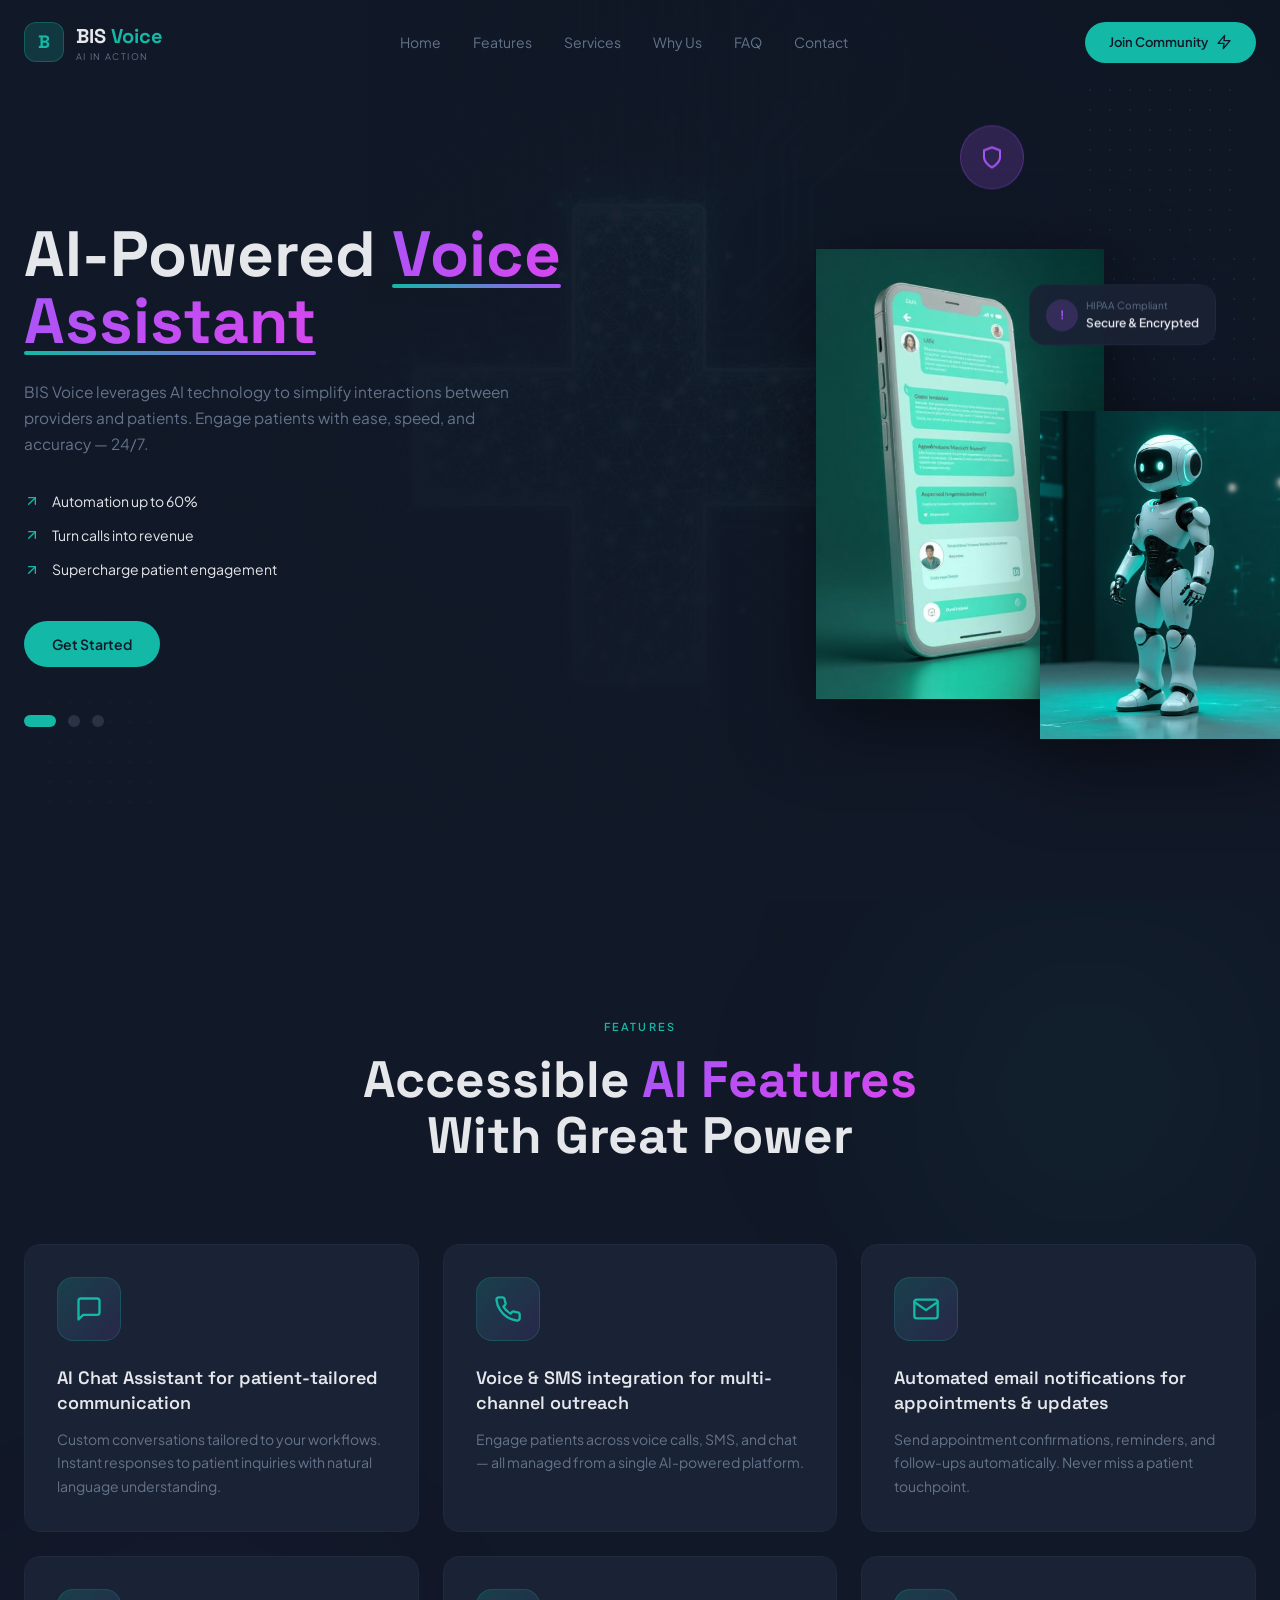
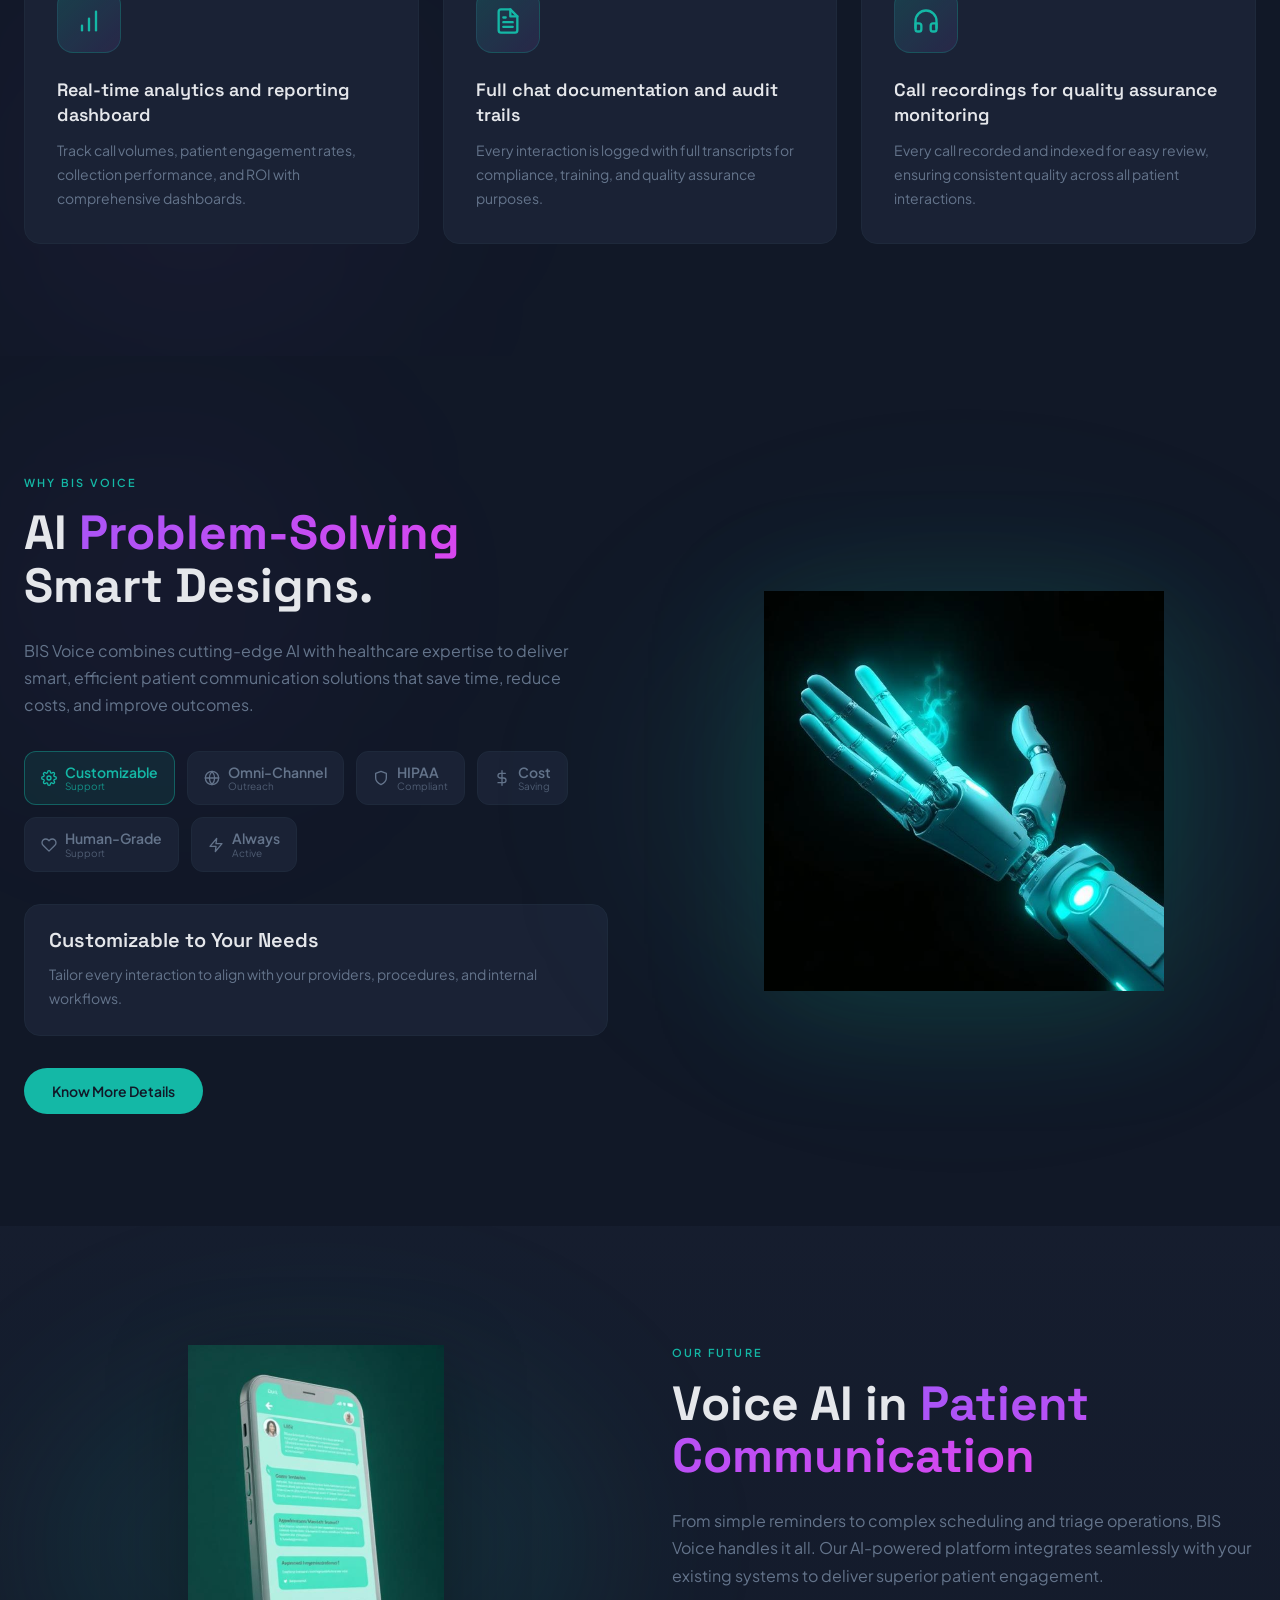
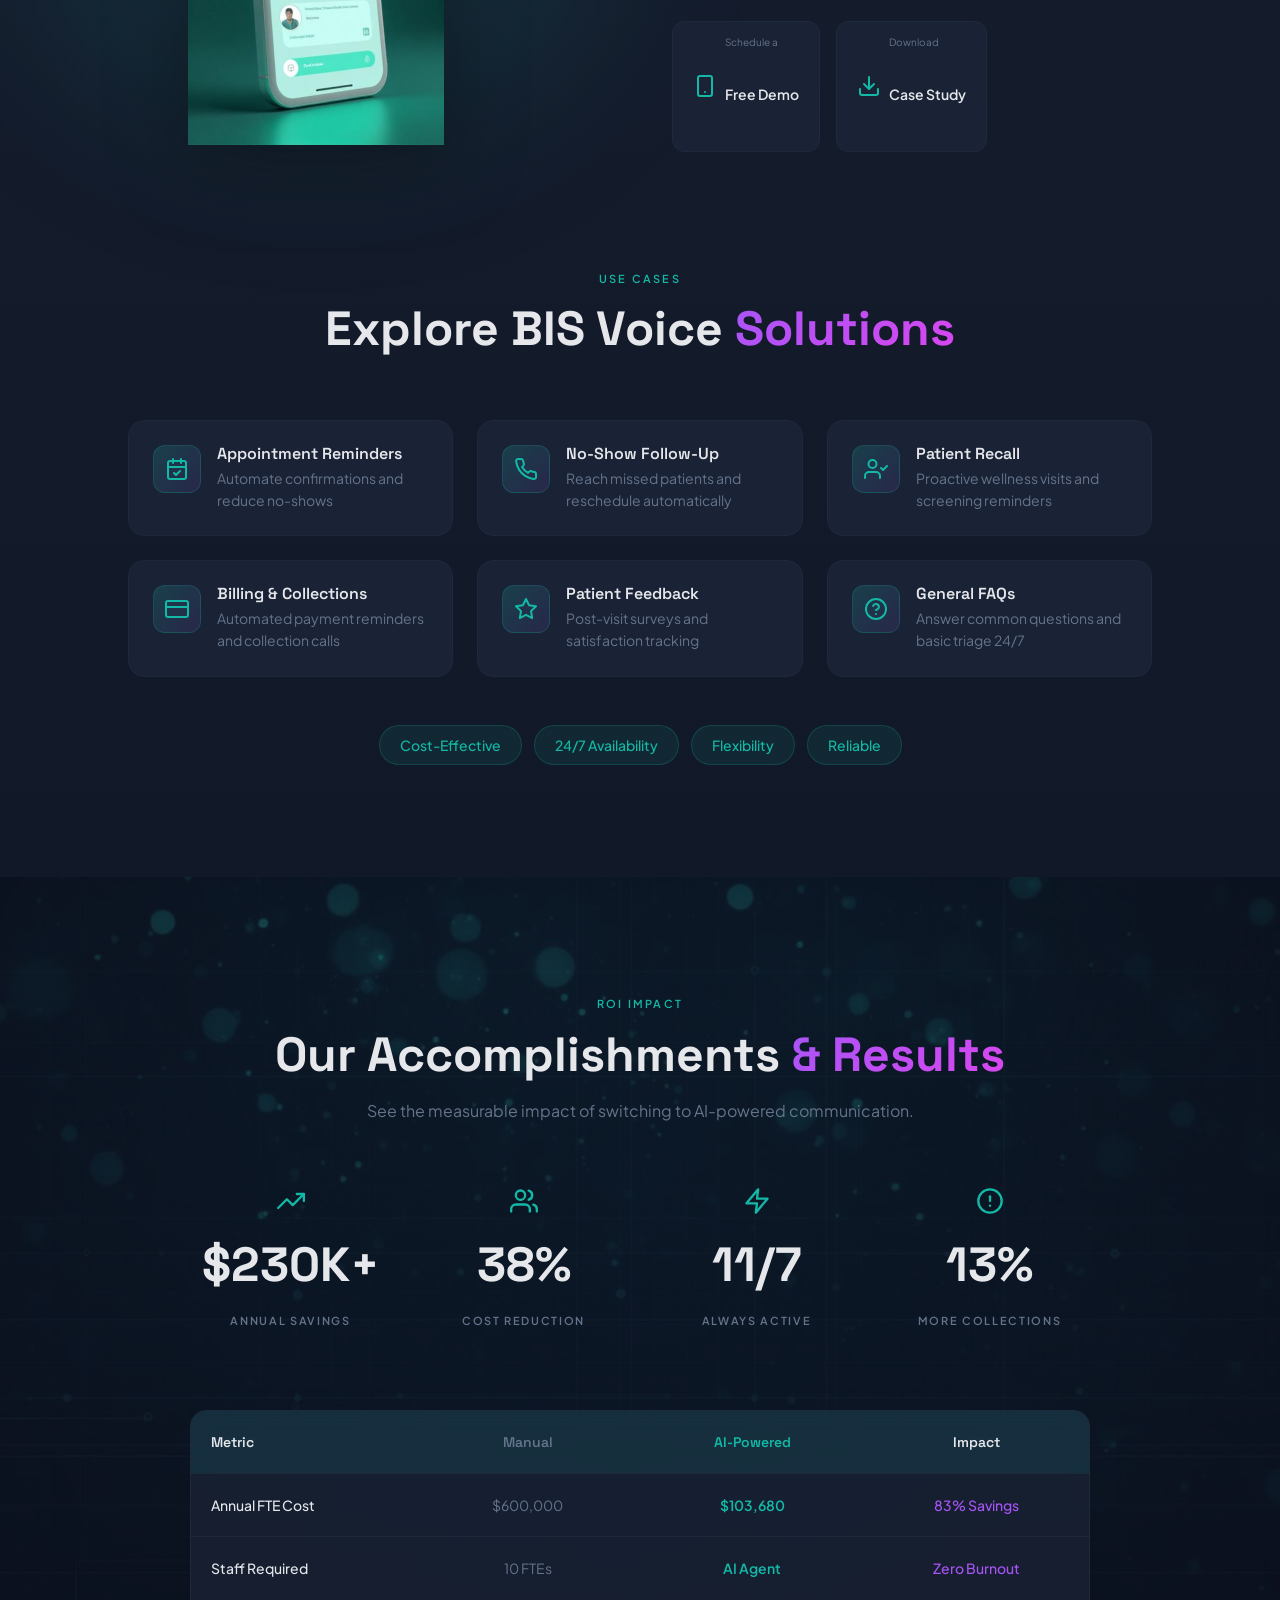
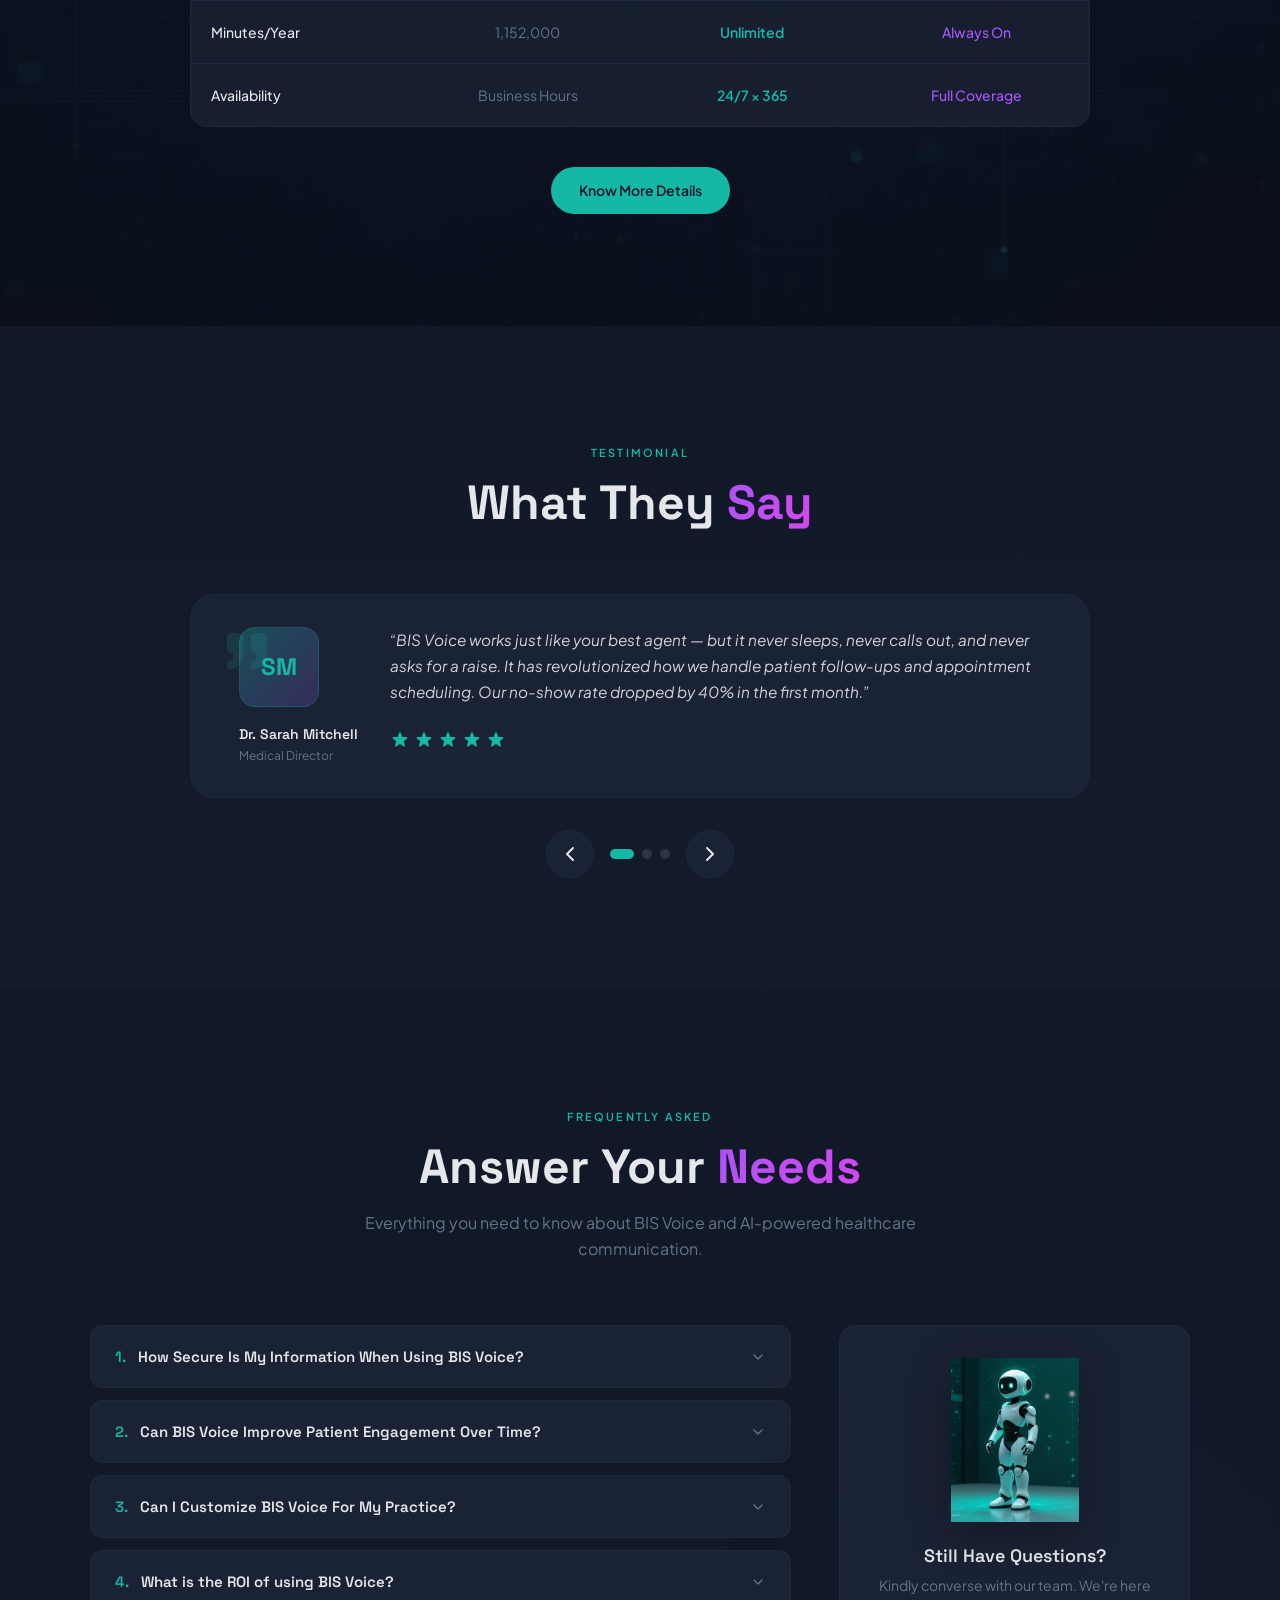
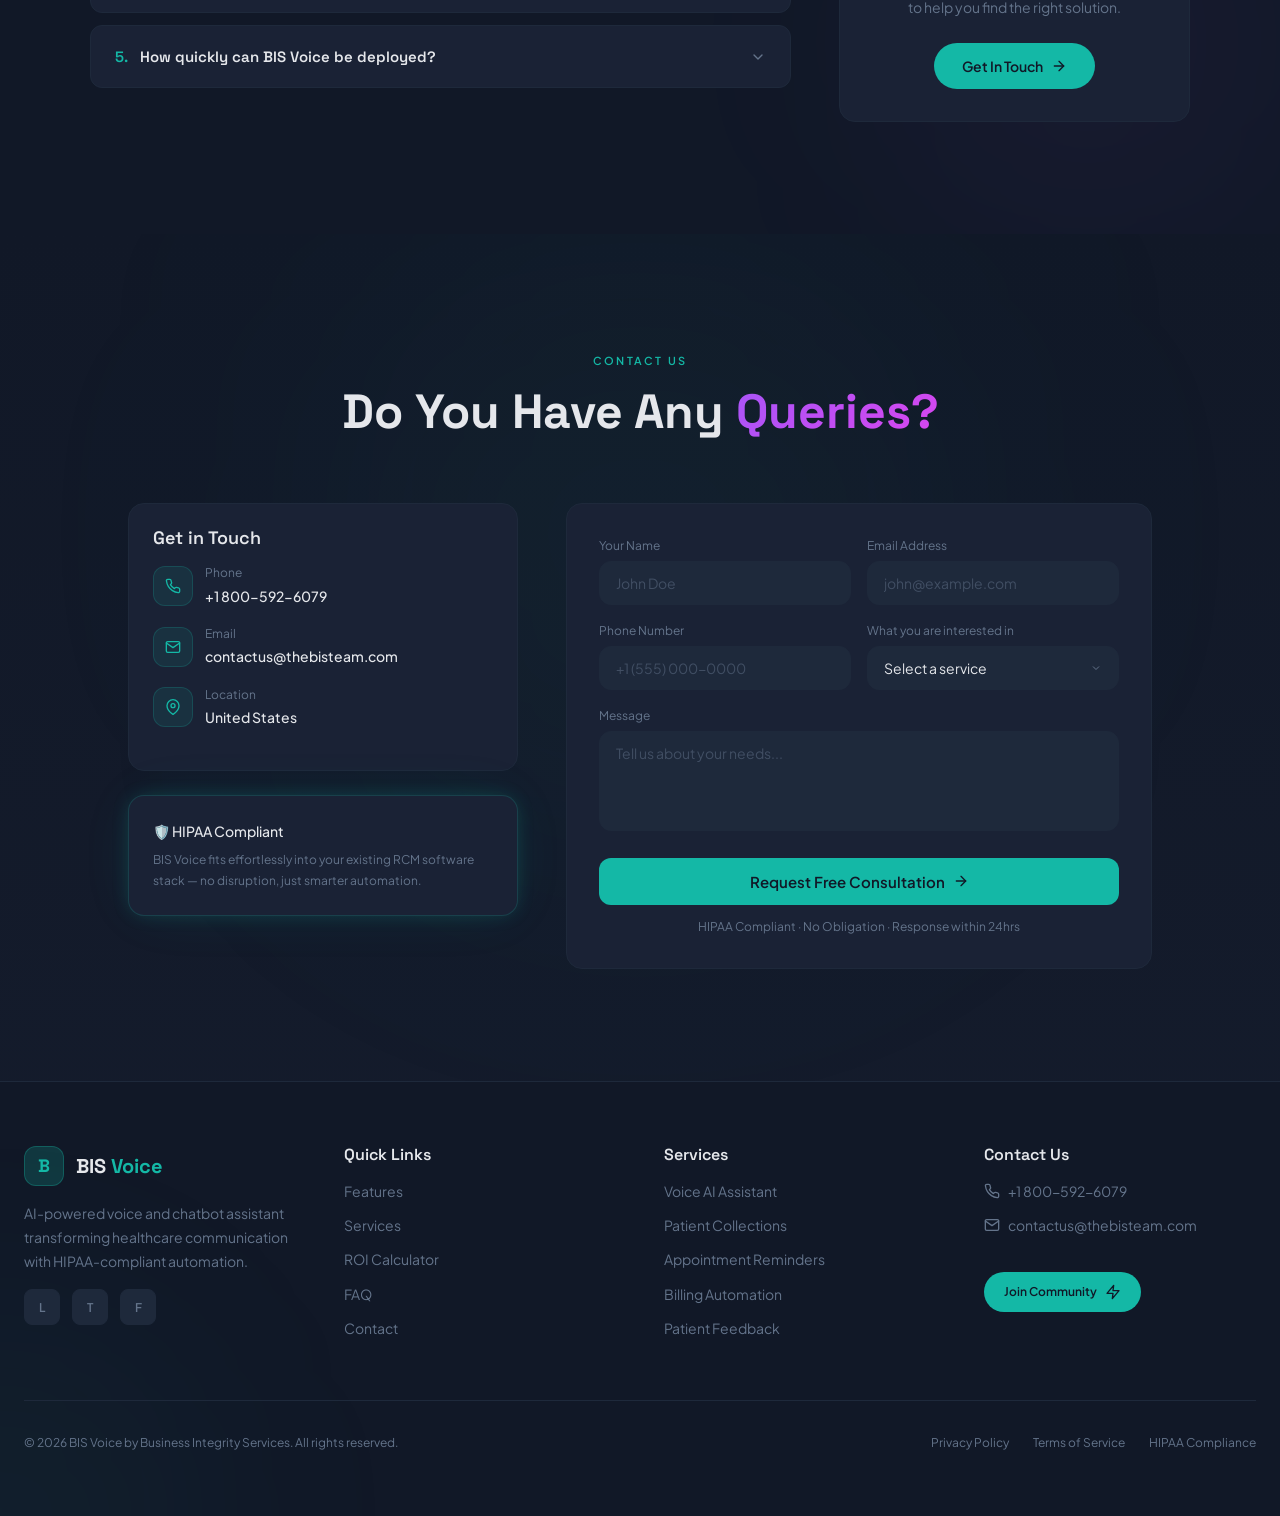
<file: public/bisvoice-standalone.html>
<!DOCTYPE html>
<html lang="en">
<head>
<meta charset="UTF-8">
<meta name="viewport" content="width=device-width, initial-scale=1.0">
<title>BIS Voice - AI-Powered Healthcare Communication</title>
<meta name="description" content="BIS Voice leverages AI technology to simplify interactions between providers and patients. HIPAA-compliant voice & chat AI for healthcare.">
<link rel="preconnect" href="https://fonts.googleapis.com">
<link rel="preconnect" href="https://fonts.gstatic.com" crossorigin>
<link href="https://fonts.googleapis.com/css2?family=Plus+Jakarta+Sans:wght@300;400;500;600;700;800&family=Space+Grotesk:wght@400;500;600;700&display=swap" rel="stylesheet">
<style>
/* ===== RESET & BASE ===== */
*,*::before,*::after{margin:0!important;padding:0!important;box-sizing:border-box!important}
html{scroll-behavior:smooth!important}
body{font-family:'Plus Jakarta Sans',sans-serif!important;background:#111827!important;color:#e5e7eb!important;-webkit-font-smoothing:antialiased!important;-moz-osx-font-smoothing:grayscale!important;overflow-x:hidden!important;line-height:1.6!important}
h1,h2,h3,h4,h5,h6{font-family:'Space Grotesk',sans-serif!important;line-height:1.1!important}
a{text-decoration:none!important;color:inherit!important}
button{cursor:pointer!important;border:none!important;background:none!important;font-family:'Plus Jakarta Sans',sans-serif!important}
ul,ol{list-style:none!important}
img{max-width:100%!important;display:block!important}
input,select,textarea{font-family:'Plus Jakarta Sans',sans-serif!important}

/* ===== CSS VARIABLES ===== */
:root{
--bg:#111827!important;--bg-card:#1a2235!important;--fg:#e5e7eb!important;
--primary:#14b8a6!important;--primary-fg:#111827!important;
--accent:#a855f7!important;--accent-fg:#111827!important;
--muted:#1e293b!important;--muted-fg:#64748b!important;
--border:#1e293b!important;--secondary:#1e293b!important;
}

/* ===== SCROLLBAR ===== */
::-webkit-scrollbar{width:8px!important}
::-webkit-scrollbar-track{background:var(--bg)!important}
::-webkit-scrollbar-thumb{background:var(--muted)!important;border-radius:4px!important}
::-webkit-scrollbar-thumb:hover{background:rgba(20,184,166,0.5)!important}

/* ===== UTILITIES ===== */
.bisv-container{max-width:1280px!important;margin:0 auto!important;padding:0 24px!important}
.bisv-section-label{font-size:11px!important;font-weight:600!important;text-transform:uppercase!important;letter-spacing:0.2em!important;color:var(--primary)!important;display:inline-block!important;margin-bottom:16px!important}
.bisv-text-gradient-purple{background:linear-gradient(135deg,#a855f7,#d946ef)!important;-webkit-background-clip:text!important;-webkit-text-fill-color:transparent!important;background-clip:text!important}
.bisv-colored-underline{position:relative!important;display:inline-block!important}
.bisv-colored-underline::after{content:''!important;position:absolute!important;bottom:0!important;left:0!important;width:100%!important;height:4px!important;background:linear-gradient(90deg,#14b8a6,#a855f7)!important;border-radius:2px!important}
.bisv-glow-border{box-shadow:0 0 20px -5px rgba(20,184,166,0.3),0 0 60px -15px rgba(20,184,166,0.15)!important}
.bisv-dot-pattern{background-image:radial-gradient(circle,rgba(20,184,166,0.3) 1px,transparent 1px)!important;background-size:20px 20px!important}
.bisv-btn-primary{display:inline-flex!important;align-items:center!important;gap:8px!important;background:var(--primary)!important;color:var(--primary-fg)!important;padding:12px 28px!important;border-radius:9999px!important;font-weight:600!important;font-size:14px!important;transition:all 0.3s ease!important;border:none!important}
.bisv-btn-primary:hover{box-shadow:0 10px 30px rgba(20,184,166,0.25)!important}
.bisv-card{background:var(--bg-card)!important;border:1px solid var(--border)!important;border-radius:16px!important;transition:all 0.5s ease!important}
.bisv-card:hover{transform:translateY(-8px)!important;box-shadow:0 20px 60px -15px rgba(20,184,166,0.3)!important}

/* ===== ANIMATIONS ===== */
@keyframes bisv-float{0%,100%{transform:translateY(0)}50%{transform:translateY(-15px)}}
@keyframes bisv-fadeInUp{from{opacity:0;transform:translateY(30px)}to{opacity:1;transform:translateY(0)}}
@keyframes bisv-fadeInLeft{from{opacity:0;transform:translateX(-30px)}to{opacity:1;transform:translateX(0)}}
@keyframes bisv-fadeInRight{from{opacity:0;transform:translateX(30px)}to{opacity:1;transform:translateX(0)}}
@keyframes bisv-scaleIn{from{opacity:0;transform:scale(0.8)}to{opacity:1;transform:scale(1)}}
@keyframes bisv-pulseGlow{0%,100%{box-shadow:0 0 20px rgba(20,184,166,0.2)}50%{box-shadow:0 0 40px rgba(20,184,166,0.4),0 0 80px rgba(20,184,166,0.1)}}
.bisv-animate-on-scroll{opacity:0!important;transform:translateY(30px)!important;transition:all 0.7s ease!important}
.bisv-animate-on-scroll.bisv-visible{opacity:1!important;transform:translateY(0)!important}
.bisv-float{animation:bisv-float 4s ease-in-out infinite!important}

/* ===== SVG ICON STYLES ===== */
.bisv-icon{width:24px!important;height:24px!important;stroke:currentColor!important;fill:none!important;stroke-width:2!important;stroke-linecap:round!important;stroke-linejoin:round!important}
.bisv-icon-sm{width:16px!important;height:16px!important}
.bisv-icon-lg{width:28px!important;height:28px!important}
.bisv-icon-xl{width:48px!important;height:48px!important}

/* ===== NAVBAR ===== */
.bisv-navbar{position:fixed!important;top:0!important;left:0!important;right:0!important;z-index:1000!important;transition:all 0.5s ease!important;padding:20px 0!important}
.bisv-navbar.scrolled{background:rgba(17,24,39,0.95)!important;backdrop-filter:blur(20px)!important;border-bottom:1px solid rgba(30,41,59,0.5)!important;padding:12px 0!important}
.bisv-navbar-inner{display:flex!important;align-items:center!important;justify-content:space-between!important}
.bisv-logo{display:flex!important;align-items:center!important;gap:12px!important}
.bisv-logo-icon{width:40px!important;height:40px!important;border-radius:12px!important;background:rgba(20,184,166,0.2)!important;display:flex!important;align-items:center!important;justify-content:center!important;border:1px solid rgba(20,184,166,0.3)!important}
.bisv-logo-icon span{font-family:'Space Grotesk',sans-serif!important;font-weight:700!important;color:var(--primary)!important;font-size:18px!important}
.bisv-logo-text{font-family:'Space Grotesk',sans-serif!important;font-weight:700!important;font-size:20px!important;color:var(--fg)!important}
.bisv-logo-text-accent{color:var(--primary)!important}
.bisv-logo-sub{font-size:9px!important;color:var(--muted-fg)!important;text-transform:uppercase!important;letter-spacing:0.15em!important;margin-top:-2px!important;display:block!important}
.bisv-nav-links{display:flex!important;align-items:center!important;gap:32px!important}
.bisv-nav-link{font-size:14px!important;color:var(--muted-fg)!important;transition:color 0.3s!important;position:relative!important}
.bisv-nav-link:hover{color:var(--fg)!important}
.bisv-nav-link::after{content:''!important;position:absolute!important;bottom:-4px!important;left:0!important;width:0!important;height:2px!important;background:var(--primary)!important;transition:width 0.3s ease!important}
.bisv-nav-link:hover::after{width:100%!important}
.bisv-mobile-toggle{display:none!important;color:var(--fg)!important;background:none!important;border:none!important}
.bisv-mobile-menu{display:none!important;position:absolute!important;top:100%!important;left:0!important;right:0!important;background:rgba(26,34,53,0.95)!important;backdrop-filter:blur(20px)!important;border-top:1px solid var(--border)!important;padding:24px!important}
.bisv-mobile-menu.open{display:flex!important;flex-direction:column!important;gap:16px!important}
.bisv-mobile-menu a{font-size:14px!important;color:var(--muted-fg)!important;padding:8px 0!important}
@media(max-width:1023px){
.bisv-nav-links,.bisv-nav-cta{display:none!important}
.bisv-mobile-toggle{display:block!important}
}

/* ===== HERO ===== */
.bisv-hero{position:relative!important;min-height:100vh!important;display:flex!important;align-items:center!important;overflow:hidden!important}
.bisv-hero-bg{position:absolute!important;inset:0!important}
.bisv-hero-bg img{width:100%!important;height:100%!important;object-fit:cover!important;opacity:0.2!important}
.bisv-hero-bg .overlay1{position:absolute!important;inset:0!important;background:linear-gradient(to bottom,rgba(17,24,39,0.4),rgba(17,24,39,0.7),#111827)!important}
.bisv-hero-bg .overlay2{position:absolute!important;inset:0!important;background:linear-gradient(to right,#111827,rgba(17,24,39,0.5),transparent)!important}
.bisv-hero-grid{display:grid!important;grid-template-columns:1fr 1fr!important;gap:48px!important;align-items:center!important;padding-top:112px!important;padding-bottom:64px!important}
.bisv-hero-slide{animation:bisv-fadeInLeft 0.5s ease forwards!important}
.bisv-hero h1{font-size:clamp(40px,5vw,72px)!important;font-weight:700!important;line-height:1.05!important;margin-bottom:24px!important;color:var(--fg)!important}
.bisv-hero-desc{color:var(--muted-fg)!important;font-size:clamp(15px,1.2vw,18px)!important;line-height:1.7!important;margin-bottom:32px!important;max-width:520px!important}
.bisv-hero-bullets{margin-bottom:40px!important}
.bisv-hero-bullets li{display:flex!important;align-items:center!important;gap:12px!important;font-size:14px!important;color:var(--fg)!important;margin-bottom:12px!important}
.bisv-hero-bullets li svg{color:var(--primary)!important;flex-shrink:0!important}
.bisv-hero-dots{display:flex!important;gap:12px!important;margin-top:48px!important}
.bisv-hero-dot{width:12px!important;height:12px!important;border-radius:9999px!important;background:rgba(100,116,139,0.3)!important;border:none!important;cursor:pointer!important;transition:all 0.3s!important}
.bisv-hero-dot.active{background:var(--primary)!important;width:32px!important}
.bisv-hero-right{position:relative!important}
.bisv-hero-chat-img{width:288px!important;margin:0 auto!important;filter:drop-shadow(0 20px 40px rgba(0,0,0,0.5))!important;position:relative!important;z-index:2!important}
.bisv-hero-robot-img{position:absolute!important;right:-40px!important;bottom:-40px!important;width:256px!important;filter:drop-shadow(0 20px 40px rgba(0,0,0,0.5))!important;z-index:3!important}
.bisv-hero-badge{position:absolute!important;top:40px!important;right:40px!important;background:rgba(26,34,53,0.9)!important;backdrop-filter:blur(12px)!important;border:1px solid var(--border)!important;border-radius:16px!important;padding:12px 16px!important;z-index:4!important;animation:bisv-float 3s ease-in-out infinite!important}
.bisv-hero-badge-inner{display:flex!important;align-items:center!important;gap:8px!important}
.bisv-hero-badge-icon{width:32px!important;height:32px!important;border-radius:50%!important;background:rgba(168,85,247,0.2)!important;display:flex!important;align-items:center!important;justify-content:center!important;color:var(--accent)!important;font-weight:700!important;font-size:12px!important}
.bisv-hero-badge p:first-child{font-size:10px!important;color:var(--muted-fg)!important}
.bisv-hero-badge p:last-child{font-size:12px!important;font-weight:600!important;color:var(--fg)!important}
.bisv-hero-shield{position:absolute!important;top:128px!important;right:20%!important;width:64px!important;height:64px!important;border-radius:50%!important;background:rgba(168,85,247,0.2)!important;border:1px solid rgba(168,85,247,0.3)!important;display:flex!important;align-items:center!important;justify-content:center!important;animation:bisv-float 4s ease-in-out infinite!important;z-index:5!important}
.bisv-dot-deco{position:absolute!important}
@media(max-width:1023px){
.bisv-hero-grid{grid-template-columns:1fr!important}
.bisv-hero-right,.bisv-hero-shield,.bisv-dot-deco{display:none!important}
}

/* ===== FEATURES ===== */
.bisv-features{padding:112px 0!important;position:relative!important;overflow:hidden!important}
.bisv-features-heading{text-align:center!important;margin-bottom:80px!important}
.bisv-features-heading h2{font-size:clamp(32px,4vw,56px)!important;font-weight:700!important;color:var(--fg)!important}
.bisv-features-grid{display:grid!important;grid-template-columns:repeat(3,1fr)!important;gap:24px!important}
.bisv-feature-card{position:relative!important;overflow:hidden!important;padding:32px!important}
.bisv-feature-card .hover-glow{position:absolute!important;inset:0!important;background:linear-gradient(to bottom right,rgba(20,184,166,0.05),rgba(168,85,247,0.05))!important;opacity:0!important;transition:opacity 0.5s!important}
.bisv-feature-card:hover .hover-glow{opacity:1!important}
.bisv-feature-icon{width:64px!important;height:64px!important;border-radius:16px!important;background:linear-gradient(to bottom right,rgba(20,184,166,0.2),rgba(168,85,247,0.1))!important;border:1px solid rgba(20,184,166,0.2)!important;display:flex!important;align-items:center!important;justify-content:center!important;margin-bottom:24px!important;color:var(--primary)!important;transition:transform 0.5s!important}
.bisv-feature-card:hover .bisv-feature-icon{transform:scale(1.1)!important}
.bisv-feature-card h3{font-family:'Space Grotesk',sans-serif!important;font-weight:600!important;font-size:18px!important;color:var(--fg)!important;margin-bottom:12px!important;line-height:1.4!important}
.bisv-feature-card p{font-size:14px!important;color:var(--muted-fg)!important;line-height:1.7!important}
@media(max-width:1023px){.bisv-features-grid{grid-template-columns:repeat(2,1fr)!important}}
@media(max-width:640px){.bisv-features-grid{grid-template-columns:1fr!important}}

/* ===== WHY CHOOSE ===== */
.bisv-why{padding:112px 0!important;position:relative!important;overflow:hidden!important}
.bisv-why-grid{display:grid!important;grid-template-columns:1fr 1fr!important;gap:64px!important;align-items:center!important}
.bisv-why h2{font-size:clamp(32px,4vw,48px)!important;font-weight:700!important;color:var(--fg)!important;margin-bottom:24px!important}
.bisv-why-desc{color:var(--muted-fg)!important;line-height:1.7!important;margin-bottom:32px!important}
.bisv-tabs-wrap{display:flex!important;flex-wrap:wrap!important;gap:12px!important;margin-bottom:32px!important}
.bisv-tab-btn{display:flex!important;align-items:center!important;gap:8px!important;padding:12px 16px!important;border-radius:12px!important;border:1px solid var(--border)!important;background:var(--bg-card)!important;color:var(--muted-fg)!important;font-size:14px!important;transition:all 0.3s!important;cursor:pointer!important}
.bisv-tab-btn.active{background:rgba(20,184,166,0.1)!important;border-color:rgba(20,184,166,0.4)!important;color:var(--primary)!important}
.bisv-tab-btn:hover{border-color:rgba(20,184,166,0.2)!important}
.bisv-tab-label{font-weight:600!important;display:block!important;line-height:1.2!important;text-align:left!important}
.bisv-tab-sublabel{font-size:10px!important;opacity:0.7!important;display:block!important;text-align:left!important}
.bisv-tab-content{padding:24px!important;animation:bisv-fadeInUp 0.3s ease!important}
.bisv-tab-content h3{font-family:'Space Grotesk',sans-serif!important;font-weight:600!important;font-size:20px!important;color:var(--fg)!important;margin-bottom:12px!important}
.bisv-tab-content p{font-size:14px!important;color:var(--muted-fg)!important;line-height:1.7!important}
.bisv-why-image{position:relative!important}
.bisv-why-image img{width:100%!important;max-width:400px!important;margin:0 auto!important;display:block!important;filter:drop-shadow(0 20px 60px rgba(0,200,150,0.15))!important}
.bisv-why-image .glow{position:absolute!important;inset:0!important;background:rgba(20,184,166,0.1)!important;border-radius:50%!important;filter:blur(100px)!important;z-index:-1!important}
@media(max-width:1023px){
.bisv-why-grid{grid-template-columns:1fr!important}
.bisv-why-image{display:none!important}
}

/* ===== USE CASES ===== */
.bisv-usecases{padding:112px 0!important;position:relative!important;overflow:hidden!important}
.bisv-usecases-app{display:grid!important;grid-template-columns:1fr 1fr!important;gap:64px!important;align-items:center!important;margin-bottom:112px!important}
.bisv-usecases-app-img{text-align:center!important;position:relative!important}
.bisv-usecases-app-img img{width:256px!important;margin:0 auto!important;filter:drop-shadow(0 20px 40px rgba(0,0,0,0.3))!important}
.bisv-usecases-app-img .glow{position:absolute!important;inset:0!important;background:rgba(20,184,166,0.1)!important;border-radius:50%!important;filter:blur(80px)!important;z-index:-1!important}
.bisv-usecases-app h2{font-size:clamp(32px,4vw,48px)!important;font-weight:700!important;color:var(--fg)!important;margin-bottom:24px!important}
.bisv-usecases-app p{color:var(--muted-fg)!important;line-height:1.7!important;margin-bottom:32px!important}
.bisv-app-btns{display:flex!important;gap:16px!important}
.bisv-app-btn{display:inline-flex!important;align-items:center!important;gap:8px!important;background:var(--bg-card)!important;border:1px solid var(--border)!important;border-radius:12px!important;padding:12px 20px!important;transition:border-color 0.3s!important;cursor:pointer!important}
.bisv-app-btn:hover{border-color:rgba(20,184,166,0.3)!important}
.bisv-app-btn svg{color:var(--primary)!important}
.bisv-app-btn p:first-of-type{font-size:10px!important;color:var(--muted-fg)!important}
.bisv-app-btn p:last-of-type{font-size:14px!important;font-weight:600!important;color:var(--fg)!important}
.bisv-usecases-heading{text-align:center!important;margin-bottom:64px!important}
.bisv-usecases-heading h2{font-size:clamp(32px,4vw,48px)!important;font-weight:700!important;color:var(--fg)!important}
.bisv-usecases-grid{display:grid!important;grid-template-columns:repeat(3,1fr)!important;gap:24px!important;max-width:1024px!important;margin:0 auto!important}
.bisv-usecase-card{padding:24px!important}
.bisv-usecase-inner{display:flex!important;align-items:flex-start!important;gap:16px!important;position:relative!important;z-index:1!important}
.bisv-usecase-icon{width:48px!important;height:48px!important;border-radius:12px!important;background:linear-gradient(to bottom right,rgba(20,184,166,0.2),rgba(168,85,247,0.1))!important;border:1px solid rgba(20,184,166,0.2)!important;display:flex!important;align-items:center!important;justify-content:center!important;flex-shrink:0!important;color:var(--primary)!important;transition:transform 0.3s!important}
.bisv-usecase-card:hover .bisv-usecase-icon{transform:scale(1.1)!important}
.bisv-usecase-card h3{font-family:'Space Grotesk',sans-serif!important;font-weight:600!important;color:var(--fg)!important;margin-bottom:4px!important;font-size:16px!important}
.bisv-usecase-card p{font-size:14px!important;color:var(--muted-fg)!important}
.bisv-pills{display:flex!important;flex-wrap:wrap!important;justify-content:center!important;gap:12px!important;margin-top:48px!important}
.bisv-pill{background:rgba(20,184,166,0.1)!important;border:1px solid rgba(20,184,166,0.2)!important;color:var(--primary)!important;font-size:14px!important;padding:8px 20px!important;border-radius:9999px!important;font-weight:500!important}
@media(max-width:1023px){
.bisv-usecases-app{grid-template-columns:1fr!important}
.bisv-usecases-grid{grid-template-columns:repeat(2,1fr)!important}
}
@media(max-width:640px){.bisv-usecases-grid{grid-template-columns:1fr!important}}

/* ===== COMPARISON / STATS ===== */
.bisv-comparison{position:relative!important}
.bisv-stats-section{position:relative!important;padding:112px 0!important;overflow:hidden!important}
.bisv-stats-bg{position:absolute!important;inset:0!important}
.bisv-stats-bg img{width:100%!important;height:100%!important;object-fit:cover!important}
.bisv-stats-bg .overlay{position:absolute!important;inset:0!important;background:rgba(17,24,39,0.6)!important}
.bisv-stats-heading{text-align:center!important;margin-bottom:64px!important}
.bisv-stats-heading h2{font-size:clamp(32px,4vw,48px)!important;font-weight:700!important;color:var(--fg)!important;margin-bottom:16px!important}
.bisv-stats-heading p{color:var(--muted-fg)!important;max-width:560px!important;margin:0 auto!important}
.bisv-counters{display:grid!important;grid-template-columns:repeat(4,1fr)!important;gap:32px!important;max-width:900px!important;margin:0 auto 80px!important}
.bisv-counter{text-align:center!important}
.bisv-counter svg{color:var(--primary)!important;margin:0 auto 12px!important}
.bisv-counter-value{font-family:'Space Grotesk',sans-serif!important;font-size:clamp(36px,4vw,48px)!important;font-weight:700!important;color:var(--fg)!important;margin-bottom:8px!important}
.bisv-counter-label{font-size:11px!important;text-transform:uppercase!important;letter-spacing:0.15em!important;color:var(--muted-fg)!important;font-weight:600!important}
.bisv-table-wrap{max-width:900px!important;margin:0 auto!important;background:rgba(26,34,53,0.8)!important;backdrop-filter:blur(12px)!important;border:1px solid var(--border)!important;border-radius:16px!important;overflow:hidden!important}
.bisv-table-header{display:grid!important;grid-template-columns:repeat(4,1fr)!important;background:rgba(20,184,166,0.1)!important;border-bottom:1px solid var(--border)!important}
.bisv-table-header>div{padding:20px!important;font-family:'Space Grotesk',sans-serif!important;font-weight:600!important;font-size:14px!important}
.bisv-table-row{display:grid!important;grid-template-columns:repeat(4,1fr)!important;border-bottom:1px solid var(--border)!important;transition:background 0.3s!important}
.bisv-table-row:last-child{border-bottom:none!important}
.bisv-table-row:hover{background:rgba(20,184,166,0.05)!important}
.bisv-table-row>div{padding:20px!important;font-size:14px!important}
.bisv-table-row>div:nth-child(1){font-weight:500!important;color:var(--fg)!important}
.bisv-table-row>div:nth-child(2){color:var(--muted-fg)!important;text-align:center!important}
.bisv-table-row>div:nth-child(3){color:var(--primary)!important;font-weight:600!important;text-align:center!important}
.bisv-table-row>div:nth-child(4){color:var(--accent)!important;font-weight:500!important;text-align:center!important}
@media(max-width:768px){.bisv-counters{grid-template-columns:repeat(2,1fr)!important}}

/* ===== TESTIMONIALS ===== */
.bisv-testimonials{padding:112px 0!important;position:relative!important;overflow:hidden!important}
.bisv-testimonials-heading{text-align:center!important;margin-bottom:64px!important}
.bisv-testimonials-heading h2{font-size:clamp(32px,4vw,48px)!important;font-weight:700!important;color:var(--fg)!important}
.bisv-testimonial-card{max-width:900px!important;margin:0 auto!important;padding:32px 48px!important;border-radius:24px!important;position:relative!important}
.bisv-testimonial-card:hover{transform:none!important}
.bisv-testimonial-inner{display:flex!important;gap:32px!important;align-items:flex-start!important}
.bisv-testimonial-avatar{flex-shrink:0!important}
.bisv-avatar-circle{width:80px!important;height:80px!important;border-radius:16px!important;background:linear-gradient(to bottom right,rgba(20,184,166,0.3),rgba(168,85,247,0.2))!important;border:1px solid rgba(20,184,166,0.2)!important;display:flex!important;align-items:center!important;justify-content:center!important}
.bisv-avatar-circle span{font-family:'Space Grotesk',sans-serif!important;font-weight:700!important;font-size:24px!important;color:var(--primary)!important}
.bisv-testimonial-name{font-family:'Space Grotesk',sans-serif!important;font-weight:600!important;color:var(--fg)!important;font-size:14px!important;margin-top:16px!important}
.bisv-testimonial-role{font-size:12px!important;color:var(--muted-fg)!important}
.bisv-testimonial-quote{font-size:clamp(15px,1.2vw,18px)!important;color:rgba(229,231,235,0.9)!important;line-height:1.7!important;font-style:italic!important}
.bisv-stars{display:flex!important;gap:4px!important;margin-top:24px!important}
.bisv-stars svg{width:20px!important;height:20px!important;fill:var(--primary)!important}
.bisv-testimonial-nav{display:flex!important;align-items:center!important;justify-content:center!important;gap:16px!important;margin-top:32px!important}
.bisv-nav-arrow{width:48px!important;height:48px!important;border-radius:50%!important;background:var(--bg-card)!important;border:1px solid var(--border)!important;display:flex!important;align-items:center!important;justify-content:center!important;color:var(--fg)!important;cursor:pointer!important;transition:all 0.3s!important}
.bisv-nav-arrow:hover{border-color:rgba(20,184,166,0.4)!important;background:rgba(20,184,166,0.05)!important}
.bisv-testimonial-dots{display:flex!important;gap:8px!important}
.bisv-t-dot{width:10px!important;height:10px!important;border-radius:9999px!important;background:rgba(100,116,139,0.3)!important;border:none!important;cursor:pointer!important;transition:all 0.3s!important}
.bisv-t-dot.active{background:var(--primary)!important;width:24px!important}
@media(max-width:768px){
.bisv-testimonial-inner{flex-direction:column!important}
.bisv-testimonial-card{padding:24px!important}
}

/* ===== FAQ ===== */
.bisv-faq{padding:112px 0!important;position:relative!important;overflow:hidden!important}
.bisv-faq-heading{text-align:center!important;margin-bottom:64px!important}
.bisv-faq-heading h2{font-size:clamp(32px,4vw,48px)!important;font-weight:700!important;color:var(--fg)!important;margin-bottom:16px!important}
.bisv-faq-heading p{color:var(--muted-fg)!important;max-width:560px!important;margin:0 auto!important}
.bisv-faq-grid{display:grid!important;grid-template-columns:2fr 1fr!important;gap:48px!important;max-width:1100px!important;margin:0 auto!important}
.bisv-accordion-item{background:var(--bg-card)!important;border:1px solid var(--border)!important;border-radius:12px!important;margin-bottom:12px!important;overflow:hidden!important;transition:all 0.3s!important}
.bisv-accordion-item.open{border-color:rgba(20,184,166,0.3)!important;box-shadow:0 0 20px -5px rgba(20,184,166,0.3),0 0 60px -15px rgba(20,184,166,0.15)!important}
.bisv-accordion-trigger{width:100%!important;display:flex!important;align-items:center!important;justify-content:space-between!important;padding:20px 24px!important;font-family:'Space Grotesk',sans-serif!important;font-weight:600!important;color:var(--fg)!important;text-align:left!important;cursor:pointer!important;background:none!important;border:none!important;font-size:15px!important;line-height:1.4!important}
.bisv-accordion-trigger .num{color:var(--primary)!important;margin-right:8px!important}
.bisv-accordion-trigger .chevron{transition:transform 0.3s!important;color:var(--muted-fg)!important;flex-shrink:0!important}
.bisv-accordion-item.open .chevron{transform:rotate(180deg)!important}
.bisv-accordion-content{max-height:0!important;overflow:hidden!important;transition:max-height 0.3s ease,padding 0.3s ease!important;padding:0 24px!important}
.bisv-accordion-item.open .bisv-accordion-content{max-height:300px!important;padding:0 24px 20px!important}
.bisv-accordion-content p{font-size:14px!important;color:var(--muted-fg)!important;line-height:1.7!important}
.bisv-faq-side{position:sticky!important;top:112px!important}
.bisv-faq-side-card{background:var(--bg-card)!important;border:1px solid var(--border)!important;border-radius:16px!important;padding:32px!important;text-align:center!important}
.bisv-faq-side-card:hover{transform:none!important}
.bisv-faq-side-card img{width:128px!important;margin:0 auto 24px!important;filter:drop-shadow(0 10px 20px rgba(0,0,0,0.3))!important}
.bisv-faq-side-card h4{font-family:'Space Grotesk',sans-serif!important;font-weight:600!important;font-size:18px!important;color:var(--fg)!important;margin-bottom:8px!important}
.bisv-faq-side-card p{font-size:14px!important;color:var(--muted-fg)!important;margin-bottom:24px!important}
@media(max-width:1023px){.bisv-faq-grid{grid-template-columns:1fr!important}}

/* ===== CONTACT ===== */
.bisv-contact{padding:112px 0!important;position:relative!important;overflow:hidden!important}
.bisv-contact-heading{text-align:center!important;margin-bottom:64px!important}
.bisv-contact-heading h2{font-size:clamp(32px,4vw,48px)!important;font-weight:700!important;color:var(--fg)!important}
.bisv-contact-grid{max-width:1024px!important;margin:0 auto!important;display:grid!important;grid-template-columns:2fr 3fr!important;gap:48px!important}
.bisv-contact-info{display:flex!important;flex-direction:column!important;gap:24px!important}
.bisv-contact-info-card{padding:24px!important}
.bisv-contact-info-card:hover{transform:none!important}
.bisv-contact-info-card h3{font-family:'Space Grotesk',sans-serif!important;font-weight:600!important;font-size:18px!important;color:var(--fg)!important;margin-bottom:16px!important}
.bisv-contact-row{display:flex!important;align-items:center!important;gap:12px!important;margin-bottom:16px!important;color:var(--fg)!important;transition:color 0.3s!important}
.bisv-contact-row:hover{color:var(--primary)!important}
.bisv-contact-icon{width:40px!important;height:40px!important;border-radius:12px!important;background:rgba(20,184,166,0.1)!important;border:1px solid rgba(20,184,166,0.2)!important;display:flex!important;align-items:center!important;justify-content:center!important;color:var(--primary)!important;flex-shrink:0!important}
.bisv-contact-row p:first-of-type{font-size:12px!important;color:var(--muted-fg)!important}
.bisv-contact-row span{font-size:14px!important;font-weight:500!important}
.bisv-hipaa-card{border-color:rgba(20,184,166,0.2)!important;padding:24px!important}
.bisv-hipaa-card:hover{transform:none!important}
.bisv-form-card{padding:32px!important}
.bisv-form-card:hover{transform:none!important}
.bisv-form-row{display:grid!important;grid-template-columns:1fr 1fr!important;gap:16px!important;margin-bottom:16px!important}
.bisv-form-group{margin-bottom:0!important}
.bisv-form-label{font-size:12px!important;color:var(--muted-fg)!important;margin-bottom:6px!important;display:block!important}
.bisv-form-input{width:100%!important;background:var(--secondary)!important;border:1px solid var(--border)!important;border-radius:12px!important;padding:12px 16px!important;font-size:14px!important;color:var(--fg)!important;outline:none!important;transition:all 0.3s!important}
.bisv-form-input::placeholder{color:rgba(100,116,139,0.5)!important}
.bisv-form-input:focus{border-color:rgba(20,184,166,0.5)!important;box-shadow:0 0 0 3px rgba(20,184,166,0.15)!important}
textarea.bisv-form-input{resize:none!important;min-height:100px!important}
select.bisv-form-input{appearance:none!important;background-image:url("data:image/svg+xml,%3Csvg xmlns='http://www.w3.org/2000/svg' width='12' height='12' viewBox='0 0 24 24' fill='none' stroke='%2364748b' stroke-width='2'%3E%3Cpath d='m6 9 6 6 6-6'/%3E%3C/svg%3E")!important;background-repeat:no-repeat!important;background-position:right 16px center!important}
select.bisv-form-input option{background:var(--bg-card)!important;color:var(--fg)!important}
.bisv-submit-btn{width:100%!important;padding:14px!important;border-radius:12px!important;font-weight:600!important;display:flex!important;align-items:center!important;justify-content:center!important;gap:8px!important;margin-top:20px!important;font-size:15px!important}
.bisv-form-note{font-size:12px!important;color:var(--muted-fg)!important;text-align:center!important;margin-top:12px!important}
.bisv-form-success{display:none!important;text-align:center!important;padding:40px!important}
.bisv-form-success.show{display:block!important}
.bisv-form-success h3{font-family:'Space Grotesk',sans-serif!important;color:var(--primary)!important;font-size:24px!important;margin-bottom:12px!important}
.bisv-form-success p{color:var(--muted-fg)!important;font-size:14px!important}
@media(max-width:1023px){
.bisv-contact-grid{grid-template-columns:1fr!important}
.bisv-form-row{grid-template-columns:1fr!important}
}

/* ===== FOOTER ===== */
.bisv-footer{padding:64px 0!important;border-top:1px solid var(--border)!important;position:relative!important;overflow:hidden!important}
.bisv-footer-grid{display:grid!important;grid-template-columns:repeat(4,1fr)!important;gap:48px!important;margin-bottom:48px!important}
.bisv-footer-brand p{font-size:14px!important;color:var(--muted-fg)!important;line-height:1.7!important;margin-bottom:16px!important}
.bisv-social-links{display:flex!important;gap:12px!important}
.bisv-social-link{width:36px!important;height:36px!important;border-radius:8px!important;background:var(--secondary)!important;border:1px solid var(--border)!important;display:flex!important;align-items:center!important;justify-content:center!important;color:var(--muted-fg)!important;font-size:12px!important;font-weight:600!important;transition:all 0.3s!important}
.bisv-social-link:hover{color:var(--primary)!important;border-color:rgba(20,184,166,0.3)!important}
.bisv-footer h4{font-family:'Space Grotesk',sans-serif!important;font-weight:600!important;color:var(--fg)!important;margin-bottom:16px!important;font-size:16px!important}
.bisv-footer-links a,.bisv-footer-links p{display:block!important;font-size:14px!important;color:var(--muted-fg)!important;margin-bottom:12px!important;transition:color 0.3s!important}
.bisv-footer-links a:hover{color:var(--primary)!important}
.bisv-footer-bottom{border-top:1px solid var(--border)!important;padding-top:32px!important;display:flex!important;align-items:center!important;justify-content:space-between!important;flex-wrap:wrap!important;gap:16px!important}
.bisv-footer-bottom p{font-size:12px!important;color:var(--muted-fg)!important}
.bisv-footer-bottom-links{display:flex!important;gap:24px!important}
.bisv-footer-bottom-links a{font-size:12px!important;color:var(--muted-fg)!important;transition:color 0.3s!important}
.bisv-footer-bottom-links a:hover{color:var(--fg)!important}
@media(max-width:768px){.bisv-footer-grid{grid-template-columns:repeat(2,1fr)!important}}
@media(max-width:480px){.bisv-footer-grid{grid-template-columns:1fr!important}}

/* ===== BACKGROUND BLOBS ===== */
.bisv-blob{position:absolute!important;border-radius:50%!important;filter:blur(120px)!important;z-index:0!important;pointer-events:none!important}
</style>
</head>
<body>

<!-- ===== NAVBAR ===== -->
<nav class="bisv-navbar" id="bisv-navbar">
  <div class="bisv-container bisv-navbar-inner">
    <a href="#" class="bisv-logo">
      <div class="bisv-logo-icon"><span>B</span></div>
      <div>
        <div><span class="bisv-logo-text">BIS </span><span class="bisv-logo-text bisv-logo-text-accent">Voice</span></div>
        <span class="bisv-logo-sub">AI in Action</span>
      </div>
    </a>
    <div class="bisv-nav-links">
      <a href="#" class="bisv-nav-link">Home</a>
      <a href="#bisv-features" class="bisv-nav-link">Features</a>
      <a href="#bisv-services" class="bisv-nav-link">Services</a>
      <a href="#bisv-why" class="bisv-nav-link">Why Us</a>
      <a href="#bisv-faq" class="bisv-nav-link">FAQ</a>
      <a href="#bisv-contact" class="bisv-nav-link">Contact</a>
    </div>
    <div class="bisv-nav-cta" style="display:none">
      <a href="#bisv-contact" class="bisv-btn-primary" style="padding:10px 24px!important;font-size:13px!important">Join Community <svg class="bisv-icon bisv-icon-sm" viewBox="0 0 24 24"><polygon points="13 2 3 14 12 14 11 22 21 10 12 10 13 2"/></svg></a>
    </div>
    <button class="bisv-mobile-toggle" onclick="document.getElementById('bisv-mobile-menu').classList.toggle('open')">
      <svg class="bisv-icon" viewBox="0 0 24 24"><line x1="3" y1="6" x2="21" y2="6"/><line x1="3" y1="12" x2="21" y2="12"/><line x1="3" y1="18" x2="21" y2="18"/></svg>
    </button>
  </div>
  <div class="bisv-mobile-menu" id="bisv-mobile-menu">
    <a href="#" onclick="document.getElementById('bisv-mobile-menu').classList.remove('open')">Home</a>
    <a href="#bisv-features" onclick="document.getElementById('bisv-mobile-menu').classList.remove('open')">Features</a>
    <a href="#bisv-services" onclick="document.getElementById('bisv-mobile-menu').classList.remove('open')">Services</a>
    <a href="#bisv-why" onclick="document.getElementById('bisv-mobile-menu').classList.remove('open')">Why Us</a>
    <a href="#bisv-faq" onclick="document.getElementById('bisv-mobile-menu').classList.remove('open')">FAQ</a>
    <a href="#bisv-contact" onclick="document.getElementById('bisv-mobile-menu').classList.remove('open')">Contact</a>
    <a href="#bisv-contact" class="bisv-btn-primary" style="text-align:center!important;margin-top:8px!important" onclick="document.getElementById('bisv-mobile-menu').classList.remove('open')">Join Community</a>
  </div>
</nav>

<!-- ===== HERO ===== -->
<section class="bisv-hero" id="bisv-hero">
  <div class="bisv-hero-bg">
    <img src="images/hero-bg.jpg" alt="">
    <div class="overlay1"></div>
    <div class="overlay2"></div>
  </div>
  <div class="bisv-dot-deco bisv-dot-pattern" style="top:80px!important;right:40px!important;width:160px!important;height:160px!important;opacity:0.3!important"></div>
  <div class="bisv-dot-deco bisv-dot-pattern" style="bottom:80px!important;left:40px!important;width:128px!important;height:128px!important;opacity:0.2!important"></div>
  <div class="bisv-hero-shield">
    <svg class="bisv-icon" viewBox="0 0 24 24" style="color:#a855f7!important"><path d="M12 22s8-4 8-10V5l-8-3-8 3v7c0 6 8 10 8 10z"/></svg>
  </div>
  <div class="bisv-container" style="position:relative!important;z-index:10!important">
    <div class="bisv-hero-grid">
      <div>
        <div id="bisv-hero-slide"></div>
        <div class="bisv-hero-dots" id="bisv-hero-dots"></div>
      </div>
      <div class="bisv-hero-right">
        <img src="images/chat-mockup.png" alt="BIS Voice Chat Interface" class="bisv-hero-chat-img">
        <img src="images/ai-robot.png" alt="AI Robot Assistant" class="bisv-hero-robot-img">
        <div class="bisv-dot-pattern" style="position:absolute!important;top:0!important;right:0!important;width:192px!important;height:192px!important;opacity:0.4!important"></div>
        <div class="bisv-hero-badge">
          <div class="bisv-hero-badge-inner">
            <div class="bisv-hero-badge-icon">!</div>
            <div>
              <p>HIPAA Compliant</p>
              <p>Secure &amp; Encrypted</p>
            </div>
          </div>
        </div>
      </div>
    </div>
  </div>
</section>

<!-- ===== FEATURES ===== -->
<section class="bisv-features" id="bisv-features">
  <div class="bisv-blob" style="top:0!important;right:0!important;width:384px!important;height:384px!important;background:rgba(20,184,166,0.05)!important"></div>
  <div class="bisv-blob" style="bottom:0!important;left:0!important;width:384px!important;height:384px!important;background:rgba(168,85,247,0.05)!important"></div>
  <div class="bisv-container" style="position:relative!important;z-index:1!important">
    <div class="bisv-features-heading bisv-animate-on-scroll">
      <span class="bisv-section-label">Features</span>
      <h2>Accessible <span class="bisv-text-gradient-purple">AI Features</span><br>With Great Power</h2>
    </div>
    <div class="bisv-features-grid" id="bisv-features-grid"></div>
  </div>
</section>

<!-- ===== WHY CHOOSE ===== -->
<section class="bisv-why" id="bisv-services">
  <div class="bisv-blob" style="top:80px!important;left:0!important;width:320px!important;height:320px!important;background:rgba(168,85,247,0.05)!important"></div>
  <div class="bisv-container" style="position:relative!important;z-index:1!important">
    <div class="bisv-why-grid">
      <div>
        <div class="bisv-animate-on-scroll">
          <span class="bisv-section-label">Why BIS Voice</span>
          <h2>AI <span class="bisv-text-gradient-purple">Problem-Solving</span><br>Smart Designs.</h2>
          <p class="bisv-why-desc">BIS Voice combines cutting-edge AI with healthcare expertise to deliver smart, efficient patient communication solutions that save time, reduce costs, and improve outcomes.</p>
        </div>
        <div class="bisv-tabs-wrap" id="bisv-tabs-wrap"></div>
        <div class="bisv-card bisv-tab-content" id="bisv-tab-content" style="cursor:default!important"></div>
        <a href="#bisv-contact" class="bisv-btn-primary" style="margin-top:32px!important">Know More Details</a>
      </div>
      <div class="bisv-why-image bisv-animate-on-scroll">
        <img src="images/robot-hand.png" alt="AI Robot Hand">
        <div class="glow"></div>
      </div>
    </div>
  </div>
</section>

<!-- ===== USE CASES ===== -->
<section class="bisv-usecases" id="bisv-usecases">
  <div style="position:absolute!important;inset:0!important;background:linear-gradient(to bottom,rgba(26,34,53,0.5),#111827)!important;pointer-events:none!important"></div>
  <div class="bisv-container" style="position:relative!important;z-index:1!important">
    <div class="bisv-usecases-app">
      <div class="bisv-usecases-app-img bisv-animate-on-scroll">
        <img src="images/chat-mockup.png" alt="BIS Voice Mobile App">
        <div class="glow"></div>
      </div>
      <div class="bisv-animate-on-scroll">
        <span class="bisv-section-label">Our Future</span>
        <h2>Voice AI in <span class="bisv-text-gradient-purple">Patient Communication</span></h2>
        <p>From simple reminders to complex scheduling and triage operations, BIS Voice handles it all. Our AI-powered platform integrates seamlessly with your existing systems to deliver superior patient engagement.</p>
        <div class="bisv-app-btns">
          <a href="#bisv-contact" class="bisv-app-btn">
            <svg class="bisv-icon" viewBox="0 0 24 24"><rect x="5" y="2" width="14" height="20" rx="2" ry="2"/><line x1="12" y1="18" x2="12.01" y2="18"/></svg>
            <div><p>Schedule a</p><p>Free Demo</p></div>
          </a>
          <a href="#bisv-contact" class="bisv-app-btn">
            <svg class="bisv-icon" viewBox="0 0 24 24"><path d="M21 15v4a2 2 0 0 1-2 2H5a2 2 0 0 1-2-2v-4"/><polyline points="7 10 12 15 17 10"/><line x1="12" y1="15" x2="12" y2="3"/></svg>
            <div><p>Download</p><p>Case Study</p></div>
          </a>
        </div>
      </div>
    </div>
    <div class="bisv-usecases-heading bisv-animate-on-scroll">
      <span class="bisv-section-label">Use Cases</span>
      <h2>Explore BIS Voice <span class="bisv-text-gradient-purple">Solutions</span></h2>
    </div>
    <div class="bisv-usecases-grid" id="bisv-usecases-grid"></div>
    <div class="bisv-pills bisv-animate-on-scroll">
      <span class="bisv-pill">Cost-Effective</span>
      <span class="bisv-pill">24/7 Availability</span>
      <span class="bisv-pill">Flexibility</span>
      <span class="bisv-pill">Reliable</span>
    </div>
  </div>
</section>

<!-- ===== COMPARISON / STATS ===== -->
<section class="bisv-comparison" id="bisv-comparison">
  <div class="bisv-stats-section">
    <div class="bisv-stats-bg">
      <img src="images/stats-bg.jpg" alt="">
      <div class="overlay"></div>
    </div>
    <div class="bisv-container" style="position:relative!important;z-index:1!important">
      <div class="bisv-stats-heading bisv-animate-on-scroll">
        <span class="bisv-section-label">ROI Impact</span>
        <h2>Our Accomplishments <span class="bisv-text-gradient-purple">&amp; Results</span></h2>
        <p>See the measurable impact of switching to AI-powered communication.</p>
      </div>
      <div class="bisv-counters" id="bisv-counters"></div>
      <div class="bisv-table-wrap bisv-animate-on-scroll">
        <div class="bisv-table-header">
          <div style="color:#e5e7eb!important">Metric</div>
          <div style="color:#64748b!important;text-align:center!important">Manual</div>
          <div style="color:#14b8a6!important;text-align:center!important">AI-Powered</div>
          <div style="color:#e5e7eb!important;text-align:center!important">Impact</div>
        </div>
        <div class="bisv-table-row"><div>Annual FTE Cost</div><div>$600,000</div><div>$103,680</div><div>83% Savings</div></div>
        <div class="bisv-table-row"><div>Staff Required</div><div>10 FTEs</div><div>AI Agent</div><div>Zero Burnout</div></div>
        <div class="bisv-table-row"><div>Minutes/Year</div><div>1,152,000</div><div>Unlimited</div><div>Always On</div></div>
        <div class="bisv-table-row" style="border-bottom:none!important"><div>Availability</div><div>Business Hours</div><div>24/7 × 365</div><div>Full Coverage</div></div>
      </div>
      <div style="text-align:center!important;margin-top:40px!important" class="bisv-animate-on-scroll">
        <a href="#bisv-contact" class="bisv-btn-primary">Know More Details</a>
      </div>
    </div>
  </div>
</section>

<!-- ===== TESTIMONIALS ===== -->
<section class="bisv-testimonials" id="bisv-testimonials">
  <div style="position:absolute!important;inset:0!important;background:linear-gradient(to bottom,#111827,rgba(26,34,53,0.3))!important;pointer-events:none!important"></div>
  <div class="bisv-container" style="position:relative!important;z-index:1!important">
    <div class="bisv-testimonials-heading bisv-animate-on-scroll">
      <span class="bisv-section-label">Testimonial</span>
      <h2>What They <span class="bisv-text-gradient-purple">Say</span></h2>
    </div>
    <div id="bisv-testimonial-card" class="bisv-card bisv-testimonial-card" style="cursor:default!important"></div>
    <div class="bisv-testimonial-nav">
      <button class="bisv-nav-arrow" onclick="bisv_prevTestimonial()">
        <svg class="bisv-icon" viewBox="0 0 24 24"><polyline points="15 18 9 12 15 6"/></svg>
      </button>
      <div class="bisv-testimonial-dots" id="bisv-testimonial-dots"></div>
      <button class="bisv-nav-arrow" onclick="bisv_nextTestimonial()">
        <svg class="bisv-icon" viewBox="0 0 24 24"><polyline points="9 18 15 12 9 6"/></svg>
      </button>
    </div>
  </div>
</section>

<!-- ===== FAQ ===== -->
<section class="bisv-faq" id="bisv-faq">
  <div class="bisv-blob" style="bottom:0!important;right:0!important;width:384px!important;height:384px!important;background:rgba(168,85,247,0.05)!important"></div>
  <div class="bisv-container" style="position:relative!important;z-index:1!important">
    <div class="bisv-faq-heading bisv-animate-on-scroll">
      <span class="bisv-section-label">Frequently Asked</span>
      <h2>Answer Your <span class="bisv-text-gradient-purple">Needs</span></h2>
      <p>Everything you need to know about BIS Voice and AI-powered healthcare communication.</p>
    </div>
    <div class="bisv-faq-grid">
      <div id="bisv-faq-list" class="bisv-animate-on-scroll"></div>
      <div class="bisv-faq-side bisv-animate-on-scroll">
        <div class="bisv-faq-side-card bisv-card">
          <img src="images/ai-robot.png" alt="AI Assistant">
          <h4>Still Have Questions?</h4>
          <p>Kindly converse with our team. We're here to help you find the right solution.</p>
          <a href="#bisv-contact" class="bisv-btn-primary">Get In Touch <svg class="bisv-icon bisv-icon-sm" viewBox="0 0 24 24"><line x1="5" y1="12" x2="19" y2="12"/><polyline points="12 5 19 12 12 19"/></svg></a>
        </div>
      </div>
    </div>
  </div>
</section>

<!-- ===== CONTACT ===== -->
<section class="bisv-contact" id="bisv-contact">
  <div style="position:absolute!important;inset:0!important;background:linear-gradient(to bottom,#111827,rgba(26,34,53,0.3))!important;pointer-events:none!important"></div>
  <div style="position:absolute!important;top:0!important;left:50%!important;transform:translateX(-50%)!important;width:600px!important;height:600px!important;background:rgba(20,184,166,0.05)!important;border-radius:50%!important;filter:blur(150px)!important;pointer-events:none!important"></div>
  <div class="bisv-container" style="position:relative!important;z-index:1!important">
    <div class="bisv-contact-heading bisv-animate-on-scroll">
      <span class="bisv-section-label">Contact Us</span>
      <h2>Do You Have Any <span class="bisv-text-gradient-purple">Queries?</span></h2>
    </div>
    <div class="bisv-contact-grid">
      <div class="bisv-contact-info bisv-animate-on-scroll">
        <div class="bisv-card bisv-contact-info-card">
          <h3>Get in Touch</h3>
          <a href="tel:+18005926079" class="bisv-contact-row">
            <div class="bisv-contact-icon"><svg class="bisv-icon bisv-icon-sm" viewBox="0 0 24 24"><path d="M22 16.92v3a2 2 0 0 1-2.18 2 19.79 19.79 0 0 1-8.63-3.07 19.5 19.5 0 0 1-6-6 19.79 19.79 0 0 1-3.07-8.67A2 2 0 0 1 4.11 2h3a2 2 0 0 1 2 1.72 12.84 12.84 0 0 0 .7 2.81 2 2 0 0 1-.45 2.11L8.09 9.91a16 16 0 0 0 6 6l1.27-1.27a2 2 0 0 1 2.11-.45 12.84 12.84 0 0 0 2.81.7A2 2 0 0 1 22 16.92z"/></svg></div>
            <div><p>Phone</p><span>+1 800-592-6079</span></div>
          </a>
          <a href="mailto:contactus@thebisteam.com" class="bisv-contact-row">
            <div class="bisv-contact-icon"><svg class="bisv-icon bisv-icon-sm" viewBox="0 0 24 24"><path d="M4 4h16c1.1 0 2 .9 2 2v12c0 1.1-.9 2-2 2H4c-1.1 0-2-.9-2-2V6c0-1.1.9-2 2-2z"/><polyline points="22,6 12,13 2,6"/></svg></div>
            <div><p>Email</p><span>contactus@thebisteam.com</span></div>
          </a>
          <div class="bisv-contact-row" style="cursor:default!important">
            <div class="bisv-contact-icon"><svg class="bisv-icon bisv-icon-sm" viewBox="0 0 24 24"><path d="M21 10c0 7-9 13-9 13s-9-6-9-13a9 9 0 0 1 18 0z"/><circle cx="12" cy="10" r="3"/></svg></div>
            <div><p>Location</p><span>United States</span></div>
          </div>
        </div>
        <div class="bisv-card bisv-hipaa-card bisv-glow-border">
          <p style="font-size:14px!important;font-weight:500!important;color:#e5e7eb!important;margin-bottom:8px!important">🛡️ HIPAA Compliant</p>
          <p style="font-size:12px!important;color:#64748b!important;line-height:1.7!important">BIS Voice fits effortlessly into your existing RCM software stack — no disruption, just smarter automation.</p>
        </div>
      </div>
      <div class="bisv-animate-on-scroll">
        <div class="bisv-card bisv-form-card">
          <form id="bisv-contact-form" action="https://formsubmit.co/Vijayakumar.Karunamoorthy@thebisteam.com" method="POST">
            <input type="hidden" name="_subject" value="New BIS Voice Inquiry">
            <input type="hidden" name="_template" value="table">
            <input type="hidden" name="_captcha" value="false">
            <input type="text" name="_honey" style="display:none!important">
            <div class="bisv-form-row">
              <div class="bisv-form-group">
                <label class="bisv-form-label">Your Name</label>
                <input type="text" name="name" placeholder="John Doe" class="bisv-form-input" required>
              </div>
              <div class="bisv-form-group">
                <label class="bisv-form-label">Email Address</label>
                <input type="email" name="email" placeholder="john@example.com" class="bisv-form-input" required>
              </div>
            </div>
            <div class="bisv-form-row">
              <div class="bisv-form-group">
                <label class="bisv-form-label">Phone Number</label>
                <input type="tel" name="phone" placeholder="+1 (555) 000-0000" class="bisv-form-input">
              </div>
              <div class="bisv-form-group">
                <label class="bisv-form-label">What you are interested in</label>
                <select name="service" class="bisv-form-input">
                  <option value="">Select a service</option>
                  <option value="Voice AI Assistant">Voice AI Assistant</option>
                  <option value="Patient Collections">Patient Collections</option>
                  <option value="Appointment Management">Appointment Management</option>
                  <option value="Full Platform Demo">Full Platform Demo</option>
                </select>
              </div>
            </div>
            <div style="margin-bottom:0!important">
              <label class="bisv-form-label">Message</label>
              <textarea name="message" placeholder="Tell us about your needs..." class="bisv-form-input" rows="4"></textarea>
            </div>
            <button type="submit" class="bisv-btn-primary bisv-submit-btn">
              Request Free Consultation <svg class="bisv-icon bisv-icon-sm" viewBox="0 0 24 24"><line x1="5" y1="12" x2="19" y2="12"/><polyline points="12 5 19 12 12 19"/></svg>
            </button>
            <p class="bisv-form-note">HIPAA Compliant · No Obligation · Response within 24hrs</p>
          </form>
        </div>
      </div>
    </div>
  </div>
</section>

<!-- ===== FOOTER ===== -->
<footer class="bisv-footer">
  <div class="bisv-blob" style="bottom:0!important;left:0!important;width:384px!important;height:384px!important;background:rgba(20,184,166,0.05)!important;transform:translate(-50%,50%)!important"></div>
  <div class="bisv-container" style="position:relative!important;z-index:1!important">
    <div class="bisv-footer-grid">
      <div class="bisv-footer-brand">
        <div style="display:flex!important;align-items:center!important;gap:12px!important;margin-bottom:16px!important">
          <div class="bisv-logo-icon"><span>B</span></div>
          <div><span class="bisv-logo-text">BIS </span><span class="bisv-logo-text bisv-logo-text-accent">Voice</span></div>
        </div>
        <p>AI-powered voice and chatbot assistant transforming healthcare communication with HIPAA-compliant automation.</p>
        <div class="bisv-social-links">
          <a href="#" class="bisv-social-link">L</a>
          <a href="#" class="bisv-social-link">T</a>
          <a href="#" class="bisv-social-link">F</a>
        </div>
      </div>
      <div>
        <h4>Quick Links</h4>
        <div class="bisv-footer-links">
          <a href="#bisv-features">Features</a>
          <a href="#bisv-services">Services</a>
          <a href="#bisv-comparison">ROI Calculator</a>
          <a href="#bisv-faq">FAQ</a>
          <a href="#bisv-contact">Contact</a>
        </div>
      </div>
      <div>
        <h4>Services</h4>
        <div class="bisv-footer-links">
          <p>Voice AI Assistant</p>
          <p>Patient Collections</p>
          <p>Appointment Reminders</p>
          <p>Billing Automation</p>
          <p>Patient Feedback</p>
        </div>
      </div>
      <div>
        <h4>Contact Us</h4>
        <div class="bisv-footer-links">
          <a href="tel:+18005926079" style="display:flex!important;align-items:center!important;gap:8px!important"><svg class="bisv-icon bisv-icon-sm" viewBox="0 0 24 24"><path d="M22 16.92v3a2 2 0 0 1-2.18 2 19.79 19.79 0 0 1-8.63-3.07 19.5 19.5 0 0 1-6-6 19.79 19.79 0 0 1-3.07-8.67A2 2 0 0 1 4.11 2h3a2 2 0 0 1 2 1.72 12.84 12.84 0 0 0 .7 2.81 2 2 0 0 1-.45 2.11L8.09 9.91a16 16 0 0 0 6 6l1.27-1.27a2 2 0 0 1 2.11-.45 12.84 12.84 0 0 0 2.81.7A2 2 0 0 1 22 16.92z"/></svg> +1 800-592-6079</a>
          <a href="mailto:contactus@thebisteam.com" style="display:flex!important;align-items:center!important;gap:8px!important"><svg class="bisv-icon bisv-icon-sm" viewBox="0 0 24 24"><path d="M4 4h16c1.1 0 2 .9 2 2v12c0 1.1-.9 2-2 2H4c-1.1 0-2-.9-2-2V6c0-1.1.9-2 2-2z"/><polyline points="22,6 12,13 2,6"/></svg> contactus@thebisteam.com</a>
        </div>
        <a href="#bisv-contact" class="bisv-btn-primary" style="padding:10px 20px!important;font-size:12px!important;margin-top:24px!important">Join Community <svg class="bisv-icon bisv-icon-sm" viewBox="0 0 24 24"><polygon points="13 2 3 14 12 14 11 22 21 10 12 10 13 2"/></svg></a>
      </div>
    </div>
    <div class="bisv-footer-bottom">
      <p>&copy; 2026 BIS Voice by Business Integrity Services. All rights reserved.</p>
      <div class="bisv-footer-bottom-links">
        <a href="#">Privacy Policy</a>
        <a href="#">Terms of Service</a>
        <a href="#">HIPAA Compliance</a>
      </div>
    </div>
  </div>
</footer>

<script>
(function(){
var slides=[
  {title:["AI-Powered","Voice","Assistant"],colored:[false,true,true],desc:"BIS Voice leverages AI technology to simplify interactions between providers and patients. Engage patients with ease, speed, and accuracy \u2014 24/7.",bullets:["Automation up to 60%","Turn calls into revenue","Supercharge patient engagement"]},
  {title:["Smart","Healthcare","Communication"],colored:[false,true,true],desc:"From appointment reminders to billing collections, automate your entire patient communication workflow with HIPAA-compliant AI.",bullets:["HIPAA Compliant","24/7 Patient Support","Reduce no-shows by 40%"]},
  {title:["Revenue","Cycle","Intelligence"],colored:[true,true,false],desc:"Replace 10 FTEs with a single AI agent. Save $496K+ annually while delivering superior patient experiences around the clock.",bullets:["83% Cost Reduction","Zero Agent Burnout","Unlimited Call Minutes"]}
];
var features=[
  {icon:'<path d="M21 15a2 2 0 0 1-2 2H7l-4 4V5a2 2 0 0 1 2-2h14a2 2 0 0 1 2 2z"/>',title:"AI Chat Assistant for patient-tailored communication",desc:"Custom conversations tailored to your workflows. Instant responses to patient inquiries with natural language understanding."},
  {icon:'<path d="M22 16.92v3a2 2 0 0 1-2.18 2 19.79 19.79 0 0 1-8.63-3.07 19.5 19.5 0 0 1-6-6 19.79 19.79 0 0 1-3.07-8.67A2 2 0 0 1 4.11 2h3a2 2 0 0 1 2 1.72c.127.96.361 1.903.7 2.81a2 2 0 0 1-.45 2.11L8.09 9.91a16 16 0 0 0 6 6l1.27-1.27a2 2 0 0 1 2.11-.45c.907.339 1.85.573 2.81.7A2 2 0 0 1 22 16.92z"/>',title:"Voice & SMS integration for multi-channel outreach",desc:"Engage patients across voice calls, SMS, and chat \u2014 all managed from a single AI-powered platform."},
  {icon:'<path d="M4 4h16c1.1 0 2 .9 2 2v12c0 1.1-.9 2-2 2H4c-1.1 0-2-.9-2-2V6c0-1.1.9-2 2-2z"/><polyline points="22,6 12,13 2,6"/>',title:"Automated email notifications for appointments & updates",desc:"Send appointment confirmations, reminders, and follow-ups automatically. Never miss a patient touchpoint."},
  {icon:'<line x1="12" y1="20" x2="12" y2="10"/><line x1="18" y1="20" x2="18" y2="4"/><line x1="6" y1="20" x2="6" y2="16"/>',title:"Real-time analytics and reporting dashboard",desc:"Track call volumes, patient engagement rates, collection performance, and ROI with comprehensive dashboards."},
  {icon:'<path d="M14 2H6a2 2 0 0 0-2 2v16a2 2 0 0 0 2 2h12a2 2 0 0 0 2-2V8z"/><polyline points="14 2 14 8 20 8"/><line x1="16" y1="13" x2="8" y2="13"/><line x1="16" y1="17" x2="8" y2="17"/><polyline points="10 9 9 9 8 9"/>',title:"Full chat documentation and audit trails",desc:"Every interaction is logged with full transcripts for compliance, training, and quality assurance purposes."},
  {icon:'<path d="M3 18v-6a9 9 0 0 1 18 0v6"/><path d="M21 19a2 2 0 0 1-2 2h-1a2 2 0 0 1-2-2v-3a2 2 0 0 1 2-2h3zM3 19a2 2 0 0 0 2 2h1a2 2 0 0 0 2-2v-3a2 2 0 0 0-2-2H3z"/>',title:"Call recordings for quality assurance monitoring",desc:"Every call recorded and indexed for easy review, ensuring consistent quality across all patient interactions."}
];
var tabsData=[
  {icon:'<circle cx="12" cy="12" r="3"/><path d="M19.4 15a1.65 1.65 0 0 0 .33 1.82l.06.06a2 2 0 0 1 0 2.83 2 2 0 0 1-2.83 0l-.06-.06a1.65 1.65 0 0 0-1.82-.33 1.65 1.65 0 0 0-1 1.51V21a2 2 0 0 1-4 0v-.09A1.65 1.65 0 0 0 9 19.4a1.65 1.65 0 0 0-1.82.33l-.06.06a2 2 0 0 1-2.83 0 2 2 0 0 1 0-2.83l.06-.06A1.65 1.65 0 0 0 4.68 15a1.65 1.65 0 0 0-1.51-1H3a2 2 0 0 1 0-4h.09A1.65 1.65 0 0 0 4.6 9a1.65 1.65 0 0 0-.33-1.82l-.06-.06a2 2 0 0 1 0-2.83 2 2 0 0 1 2.83 0l.06.06A1.65 1.65 0 0 0 9 4.68a1.65 1.65 0 0 0 1-1.51V3a2 2 0 0 1 4 0v.09a1.65 1.65 0 0 0 1 1.51 1.65 1.65 0 0 0 1.82-.33l.06-.06a2 2 0 0 1 2.83 0 2 2 0 0 1 0 2.83l-.06.06a1.65 1.65 0 0 0-.33 1.82V9a1.65 1.65 0 0 0 1.51 1H21a2 2 0 0 1 0 4h-.09a1.65 1.65 0 0 0-1.51 1z"/>',label:"Customizable",sublabel:"Support",title:"Customizable to Your Needs",desc:"Tailor every interaction to align with your providers, procedures, and internal workflows."},
  {icon:'<circle cx="12" cy="12" r="10"/><line x1="2" y1="12" x2="22" y2="12"/><path d="M12 2a15.3 15.3 0 0 1 4 10 15.3 15.3 0 0 1-4 10 15.3 15.3 0 0 1-4-10 15.3 15.3 0 0 1 4-10z"/>',label:"Omni-Channel",sublabel:"Outreach",title:"Omni-Channel Patient Engagement",desc:"Engage your patients through voice, SMS, chat, and email \u2014 all in real time, all under one platform."},
  {icon:'<path d="M12 22s8-4 8-10V5l-8-3-8 3v7c0 6 8 10 8 10z"/>',label:"HIPAA",sublabel:"Compliant",title:"HIPAA-Compliant & Secure",desc:"Built with healthcare compliance in mind, BIS Voice ensures secure data handling, full encryption, and audit logs."},
  {icon:'<line x1="12" y1="1" x2="12" y2="23"/><path d="M17 5H9.5a3.5 3.5 0 0 0 0 7h5a3.5 3.5 0 0 1 0 7H6"/>',label:"Cost",sublabel:"Saving",title:"Transparent, Tiered Pricing",desc:"Choose a package that fits your needs \u2014 from 200K to 50M+ annual minutes. No hidden fees."},
  {icon:'<path d="M20.84 4.61a5.5 5.5 0 0 0-7.78 0L12 5.67l-1.06-1.06a5.5 5.5 0 0 0-7.78 7.78l1.06 1.06L12 21.23l7.78-7.78 1.06-1.06a5.5 5.5 0 0 0 0-7.78z"/>',label:"Human-Grade",sublabel:"Support",title:"Dedicated Human-Grade Support",desc:"From onboarding to optimization, our team is with you every step of the way."},
  {icon:'<polygon points="13 2 3 14 12 14 11 22 21 10 12 10 13 2"/>',label:"Always",sublabel:"Active",title:"24/7 Always-On Intelligence",desc:"Your AI agent never sleeps, never takes breaks, and never calls in sick."}
];
var useCases=[
  {icon:'<rect x="3" y="4" width="18" height="18" rx="2" ry="2"/><line x1="16" y1="2" x2="16" y2="6"/><line x1="8" y1="2" x2="8" y2="6"/><line x1="3" y1="10" x2="21" y2="10"/><path d="m9 16 2 2 4-4"/>',title:"Appointment Reminders",desc:"Automate confirmations and reduce no-shows"},
  {icon:'<path d="M22 16.92v3a2 2 0 0 1-2.18 2 19.79 19.79 0 0 1-8.63-3.07 19.5 19.5 0 0 1-6-6A19.79 19.79 0 0 1 2.12 4.11 2 2 0 0 1 4.11 2h3a2 2 0 0 1 2 1.72c.127.96.361 1.903.7 2.81a2 2 0 0 1-.45 2.11L8.09 9.91a16 16 0 0 0 6 6l1.27-1.27a2 2 0 0 1 2.11-.45c.907.339 1.85.573 2.81.7A2 2 0 0 1 22 16.92z"/>',title:"No-Show Follow-Up",desc:"Reach missed patients and reschedule automatically"},
  {icon:'<path d="M16 21v-2a4 4 0 0 0-4-4H5a4 4 0 0 0-4 4v2"/><circle cx="8.5" cy="7" r="4"/><polyline points="17 11 19 13 23 9"/>',title:"Patient Recall",desc:"Proactive wellness visits and screening reminders"},
  {icon:'<rect x="1" y="4" width="22" height="16" rx="2" ry="2"/><line x1="1" y1="10" x2="23" y2="10"/>',title:"Billing & Collections",desc:"Automated payment reminders and collection calls"},
  {icon:'<polygon points="12 2 15.09 8.26 22 9.27 17 14.14 18.18 21.02 12 17.77 5.82 21.02 7 14.14 2 9.27 8.91 8.26 12 2"/>',title:"Patient Feedback",desc:"Post-visit surveys and satisfaction tracking"},
  {icon:'<circle cx="12" cy="12" r="10"/><path d="M9.09 9a3 3 0 0 1 5.83 1c0 2-3 3-3 3"/><line x1="12" y1="17" x2="12.01" y2="17"/>',title:"General FAQs",desc:"Answer common questions and basic triage 24/7"}
];
var statsData=[
  {icon:'<polyline points="23 6 13.5 15.5 8.5 10.5 1 18"/><polyline points="17 6 23 6 23 12"/>',value:496,prefix:"$",suffix:"K+",label:"Annual Savings"},
  {icon:'<path d="M17 21v-2a4 4 0 0 0-4-4H5a4 4 0 0 0-4 4v2"/><circle cx="9" cy="7" r="4"/><path d="M23 21v-2a4 4 0 0 0-3-3.87"/><path d="M16 3.13a4 4 0 0 1 0 7.75"/>',value:83,prefix:"",suffix:"%",label:"Cost Reduction"},
  {icon:'<polygon points="13 2 3 14 12 14 11 22 21 10 12 10 13 2"/>',value:24,prefix:"",suffix:"/7",label:"Always Active"},
  {icon:'<circle cx="12" cy="12" r="10"/><line x1="12" y1="8" x2="12" y2="12"/><line x1="12" y1="16" x2="12.01" y2="16"/>',value:30,prefix:"",suffix:"%",label:"More Collections"}
];
var testimonials=[
  {name:"Dr. Sarah Mitchell",role:"Medical Director",quote:"BIS Voice works just like your best agent \u2014 but it never sleeps, never calls out, and never asks for a raise. It has revolutionized how we handle patient follow-ups and appointment scheduling. Our no-show rate dropped by 40% in the first month.",avatar:"SM"},
  {name:"James Rodriguez",role:"Practice Manager",quote:"Your next great hire doesn\u2019t need onboarding. It\u2019s AI-powered, fully trained, and always on script. We replaced 8 phone agents and our patient satisfaction scores actually went up. The ROI was immediate and undeniable.",avatar:"JR"},
  {name:"Lisa Chen",role:"Healthcare Administrator",quote:"Think of it as cloning your top rep and giving them a coffee IV. Available 24/7, zero burnout. BIS Voice handles our entire billing communication workflow now, and collections are up 30%. I wish we had switched sooner.",avatar:"LC"}
];
var faqs=[
  {q:"How Secure Is My Information When Using BIS Voice?",a:"BIS Voice is built with enterprise-grade security, including full HIPAA compliance, AES-256 encryption, comprehensive audit logs, and secure integrations with your existing healthcare systems."},
  {q:"Can BIS Voice Improve Patient Engagement Over Time?",a:"Yes! BIS Voice uses machine learning to continuously improve its responses and engagement patterns. It learns from every interaction to provide more accurate, personalized patient communication."},
  {q:"Can I Customize BIS Voice For My Practice?",a:"Absolutely. BIS Voice is fully customizable \u2014 from conversation scripts and workflows to scheduling rules and billing protocols."},
  {q:"What is the ROI of using BIS Voice?",a:"Practices typically see 83% cost reduction compared to manual FTEs, with annual savings of $496K+. No-show rates drop by 40%, and collections improve by 30%."},
  {q:"How quickly can BIS Voice be deployed?",a:"BIS Voice can be deployed in as little as 2 weeks. Our dedicated onboarding team handles the entire setup, including system integration, script customization, and staff training."}
];
var starSvg='<svg viewBox="0 0 20 20" style="width:20px!important;height:20px!important;fill:#14b8a6!important"><path d="M9.049 2.927c.3-.921 1.603-.921 1.902 0l1.07 3.292a1 1 0 00.95.69h3.462c.969 0 1.371 1.24.588 1.81l-2.8 2.034a1 1 0 00-.364 1.118l1.07 3.292c.3.921-.755 1.688-1.54 1.118l-2.8-2.034a1 1 0 00-1.175 0l-2.8 2.034c-.784.57-1.838-.197-1.539-1.118l1.07-3.292a1 1 0 00-.364-1.118L2.98 8.72c-.783-.57-.38-1.81.588-1.81h3.461a1 1 0 00.951-.69l1.07-3.292z"/></svg>';

/* HERO SLIDER */
var activeSlide=0;
function renderSlide(){
  var s=slides[activeSlide];
  var h='<h1 style="font-size:clamp(40px,5vw,72px)!important;font-weight:700!important;line-height:1.05!important;margin-bottom:24px!important;color:#e5e7eb!important;font-family:\'Space Grotesk\',sans-serif!important">';
  s.title.forEach(function(w,i){
    if(s.colored[i])h+='<span class="bisv-colored-underline bisv-text-gradient-purple">'+w+'</span>';
    else h+='<span>'+w+'</span>';
    if(i<s.title.length-1)h+=' ';
  });
  h+='</h1><p class="bisv-hero-desc">'+s.desc+'</p><ul class="bisv-hero-bullets">';
  s.bullets.forEach(function(b){h+='<li><svg class="bisv-icon bisv-icon-sm" viewBox="0 0 24 24" style="color:#14b8a6!important"><line x1="7" y1="17" x2="17" y2="7"/><polyline points="7 7 17 7 17 17"/></svg>'+b+'</li>';});
  h+='</ul><a href="#bisv-contact" class="bisv-btn-primary">Get Started</a>';
  var el=document.getElementById('bisv-hero-slide');
  el.style.animation='none';el.offsetHeight;el.style.animation='bisv-fadeInLeft 0.5s ease forwards';
  el.innerHTML=h;
  var dots='';slides.forEach(function(_,i){dots+='<button class="bisv-hero-dot'+(i===activeSlide?' active':'')+'" onclick="bisv_goSlide('+i+')"></button>';});
  document.getElementById('bisv-hero-dots').innerHTML=dots;
}
window.bisv_goSlide=function(i){activeSlide=i;renderSlide()};
setInterval(function(){activeSlide=(activeSlide+1)%slides.length;renderSlide()},6000);
renderSlide();

/* FEATURES */
var fg='';features.forEach(function(f,i){
  fg+='<div class="bisv-card bisv-feature-card bisv-animate-on-scroll" style="transition-delay:'+i*100+'ms!important"><div class="hover-glow"></div><div style="position:relative!important;z-index:1!important"><div class="bisv-feature-icon"><svg class="bisv-icon bisv-icon-lg" viewBox="0 0 24 24">'+f.icon+'</svg></div><h3>'+f.title+'</h3><p>'+f.desc+'</p></div></div>';
});document.getElementById('bisv-features-grid').innerHTML=fg;

/* TABS */
var activeTab=0;
function renderTabs(){
  var tw='';tabsData.forEach(function(t,i){
    tw+='<button class="bisv-tab-btn'+(i===activeTab?' active':'')+'" onclick="bisv_setTab('+i+')"><svg class="bisv-icon bisv-icon-sm" viewBox="0 0 24 24">'+t.icon+'</svg><div><span class="bisv-tab-label">'+t.label+'</span><span class="bisv-tab-sublabel">'+t.sublabel+'</span></div></button>';
  });document.getElementById('bisv-tabs-wrap').innerHTML=tw;
  var el=document.getElementById('bisv-tab-content');
  el.style.animation='none';el.offsetHeight;el.style.animation='bisv-fadeInUp 0.3s ease forwards';
  el.innerHTML='<h3>'+tabsData[activeTab].title+'</h3><p>'+tabsData[activeTab].desc+'</p>';
}
window.bisv_setTab=function(i){activeTab=i;renderTabs()};renderTabs();

/* USE CASES */
var ucg='';useCases.forEach(function(uc,i){
  ucg+='<div class="bisv-card bisv-usecase-card bisv-animate-on-scroll" style="transition-delay:'+i*80+'ms!important"><div class="bisv-usecase-inner"><div class="bisv-usecase-icon"><svg class="bisv-icon" viewBox="0 0 24 24">'+uc.icon+'</svg></div><div><h3>'+uc.title+'</h3><p>'+uc.desc+'</p></div></div></div>';
});document.getElementById('bisv-usecases-grid').innerHTML=ucg;

/* COUNTERS */
var cg='';statsData.forEach(function(s,i){
  cg+='<div class="bisv-counter bisv-animate-on-scroll" style="transition-delay:'+i*150+'ms!important"><svg class="bisv-icon bisv-icon-lg" viewBox="0 0 24 24" style="display:block!important;margin:0 auto 12px!important">'+s.icon+'</svg><div class="bisv-counter-value" data-end="'+s.value+'" data-prefix="'+s.prefix+'" data-suffix="'+s.suffix+'">'+s.prefix+'0'+s.suffix+'</div><div class="bisv-counter-label">'+s.label+'</div></div>';
});document.getElementById('bisv-counters').innerHTML=cg;

/* TESTIMONIALS */
var activeTestimonial=0;
function renderTestimonial(){
  var t=testimonials[activeTestimonial];
  var h='<div style="position:absolute!important;top:32px!important;left:32px!important;color:rgba(20,184,166,0.15)!important"><svg viewBox="0 0 24 24" style="width:48px!important;height:48px!important;fill:currentColor!important;stroke:none!important"><path d="M3 21c3 0 7-1 7-8V5c0-1.25-.756-2.017-2-2H4c-1.25 0-2 .75-2 1.972V11c0 1.25.75 2 2 2 1 0 1 0 1 1v1c0 1-1 2-2 2s-1 .008-1 1.031V20c0 1 0 1 1 1z M15 21c3 0 7-1 7-8V5c0-1.25-.757-2.017-2-2h-4c-1.25 0-2 .75-2 1.972V11c0 1.25.75 2 2 2h.75c0 2.25.25 4-2.75 4v3c0 1 0 1 1 1z"/></svg></div>';
  h+='<div class="bisv-testimonial-inner"><div class="bisv-testimonial-avatar"><div class="bisv-avatar-circle"><span>'+t.avatar+'</span></div><div class="bisv-testimonial-name">'+t.name+'</div><div class="bisv-testimonial-role">'+t.role+'</div></div><div style="flex:1!important"><p class="bisv-testimonial-quote">\u201C'+t.quote+'\u201D</p><div class="bisv-stars">'+starSvg+starSvg+starSvg+starSvg+starSvg+'</div></div></div>';
  var el=document.getElementById('bisv-testimonial-card');
  el.style.animation='none';el.offsetHeight;el.style.animation='bisv-fadeInUp 0.4s ease forwards';
  el.innerHTML=h;
  var dots='';testimonials.forEach(function(_,i){dots+='<button class="bisv-t-dot'+(i===activeTestimonial?' active':'')+'" onclick="bisv_goTestimonial('+i+')"></button>';});
  document.getElementById('bisv-testimonial-dots').innerHTML=dots;
}
window.bisv_goTestimonial=function(i){activeTestimonial=i;renderTestimonial()};
window.bisv_nextTestimonial=function(){activeTestimonial=(activeTestimonial+1)%testimonials.length;renderTestimonial()};
window.bisv_prevTestimonial=function(){activeTestimonial=(activeTestimonial-1+testimonials.length)%testimonials.length;renderTestimonial()};
renderTestimonial();

/* FAQ */
var faqH='';faqs.forEach(function(f,i){
  faqH+='<div class="bisv-accordion-item" id="bisv-faq-item-'+i+'"><button class="bisv-accordion-trigger" onclick="bisv_toggleFaq('+i+')"><span><span class="num">'+(i+1)+'.</span> '+f.q+'</span><svg class="bisv-icon bisv-icon-sm chevron" viewBox="0 0 24 24"><polyline points="6 9 12 15 18 9"/></svg></button><div class="bisv-accordion-content"><p>'+f.a+'</p></div></div>';
});document.getElementById('bisv-faq-list').innerHTML=faqH;
window.bisv_toggleFaq=function(i){faqs.forEach(function(_,j){var el=document.getElementById('bisv-faq-item-'+j);if(j===i)el.classList.toggle('open');else el.classList.remove('open')})};

/* SCROLL ANIMATIONS */
var observer=new IntersectionObserver(function(entries){entries.forEach(function(e){if(e.isIntersecting){e.target.classList.add('bisv-visible');observer.unobserve(e.target)}})},{threshold:0.1});
document.querySelectorAll('.bisv-animate-on-scroll').forEach(function(el){observer.observe(el)});

/* COUNTER ANIMATION */
var counterObserver=new IntersectionObserver(function(entries){entries.forEach(function(e){if(e.isIntersecting){var el=e.target;var end=parseInt(el.getAttribute('data-end'));var prefix=el.getAttribute('data-prefix')||'';var suffix=el.getAttribute('data-suffix')||'';var start=0;var dur=2000;var inc=end/(dur/16);var timer=setInterval(function(){start+=inc;if(start>=end){el.textContent=prefix+end+suffix;clearInterval(timer)}else{el.textContent=prefix+Math.floor(start)+suffix}},16);counterObserver.unobserve(el)}})},{threshold:0.5});
document.querySelectorAll('.bisv-counter-value').forEach(function(el){counterObserver.observe(el)});

/* NAVBAR SCROLL */
window.addEventListener('scroll',function(){var nav=document.getElementById('bisv-navbar');if(window.scrollY>50)nav.classList.add('scrolled');else nav.classList.remove('scrolled')});

/* NAV CTA DESKTOP */
var navCta=document.querySelector('.bisv-nav-cta');
function checkCta(){if(window.innerWidth>=1024&&navCta)navCta.style.display='block';else if(navCta)navCta.style.display='none'}
checkCta();window.addEventListener('resize',checkCta);

/* SHIELD DESKTOP */
var shield=document.querySelector('.bisv-hero-shield');
function checkShield(){if(window.innerWidth>=1024&&shield)shield.style.display='flex';else if(shield)shield.style.display='none'}
checkShield();window.addEventListener('resize',checkShield);
})();
</script>
</body>
</html>
</file>
